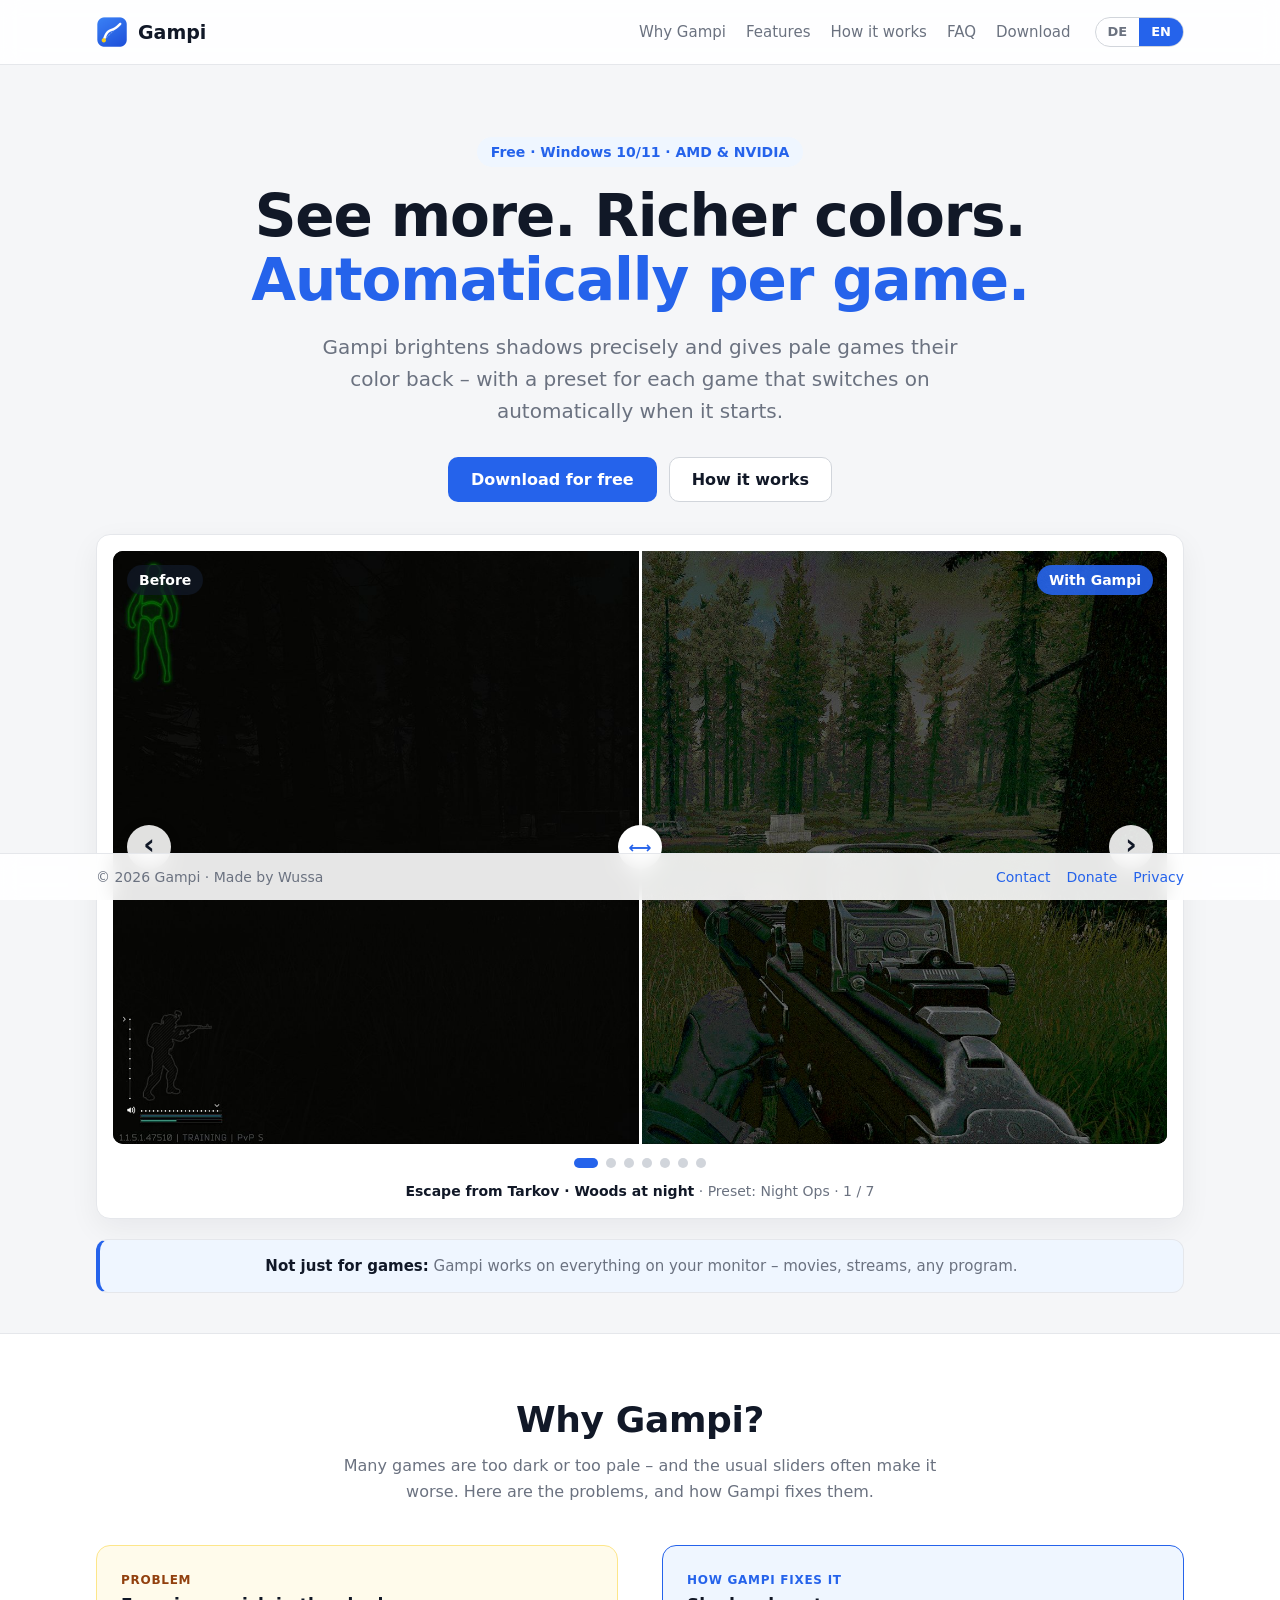
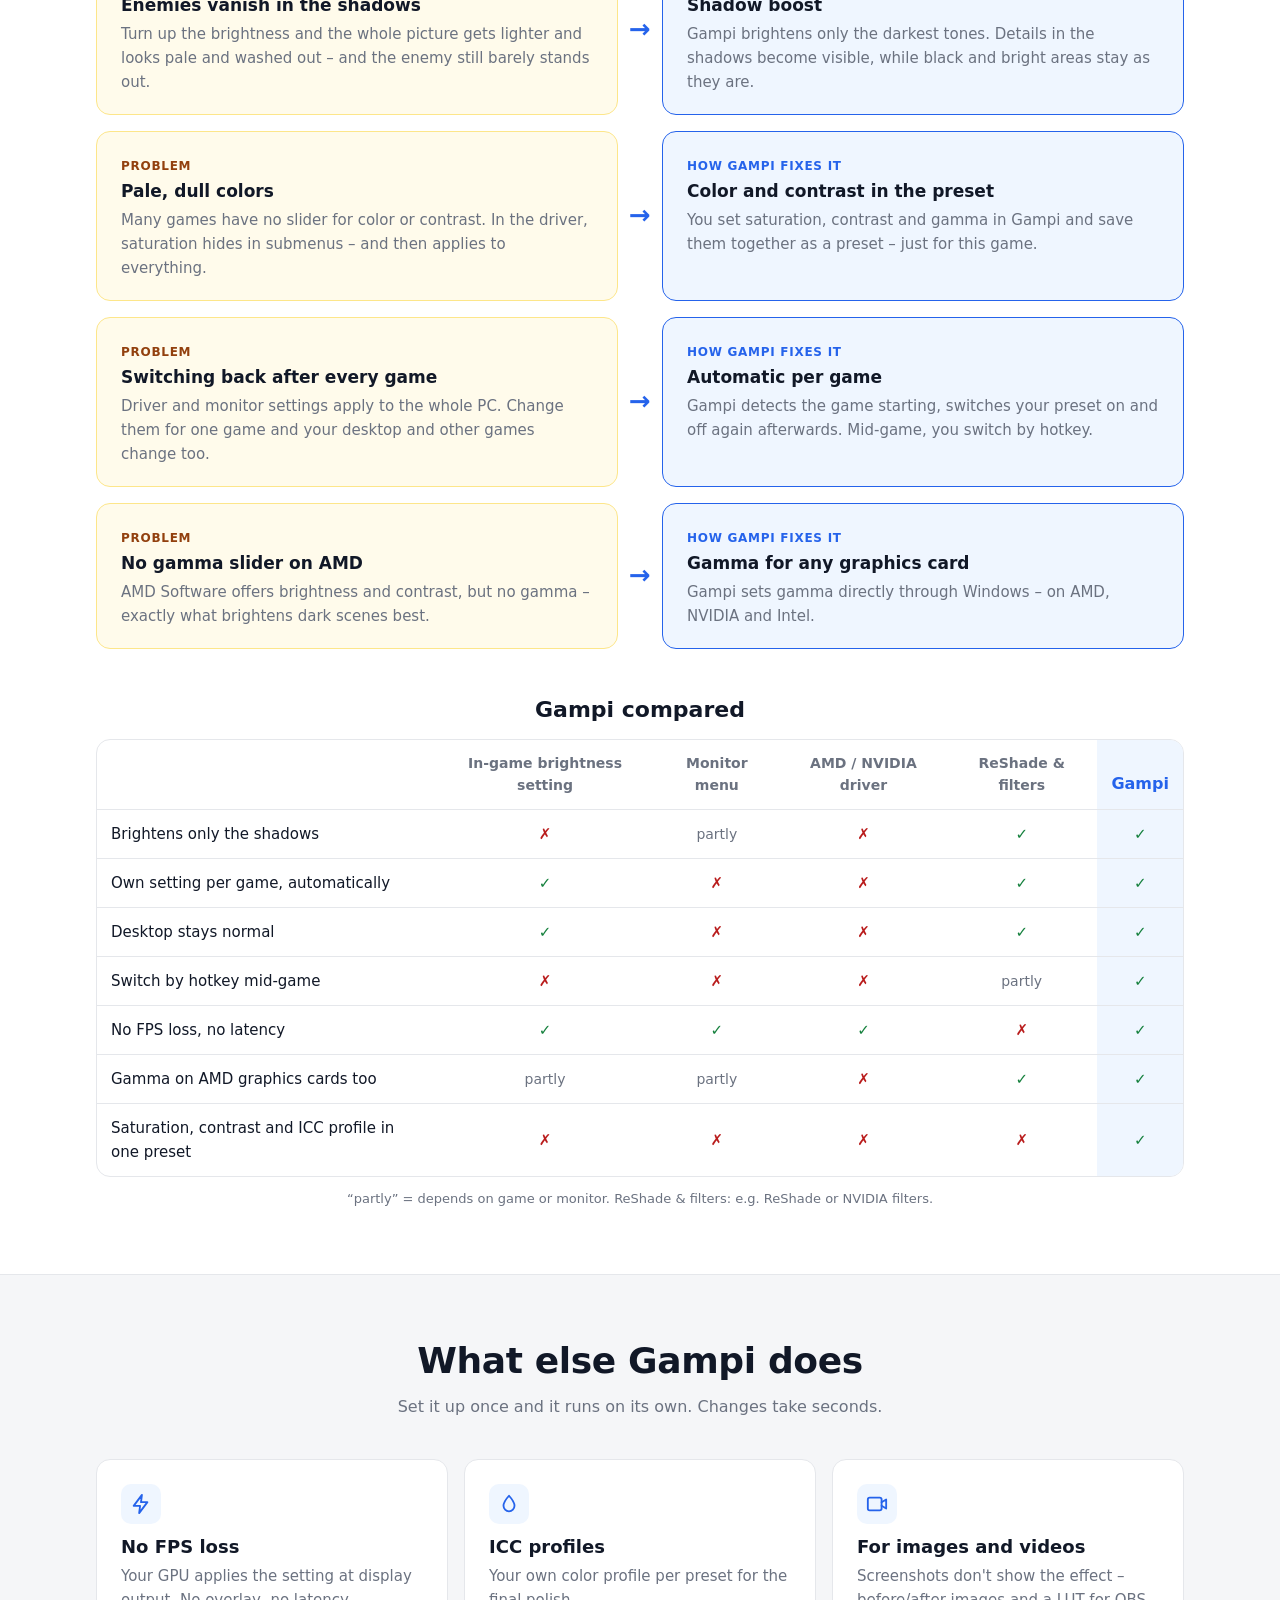
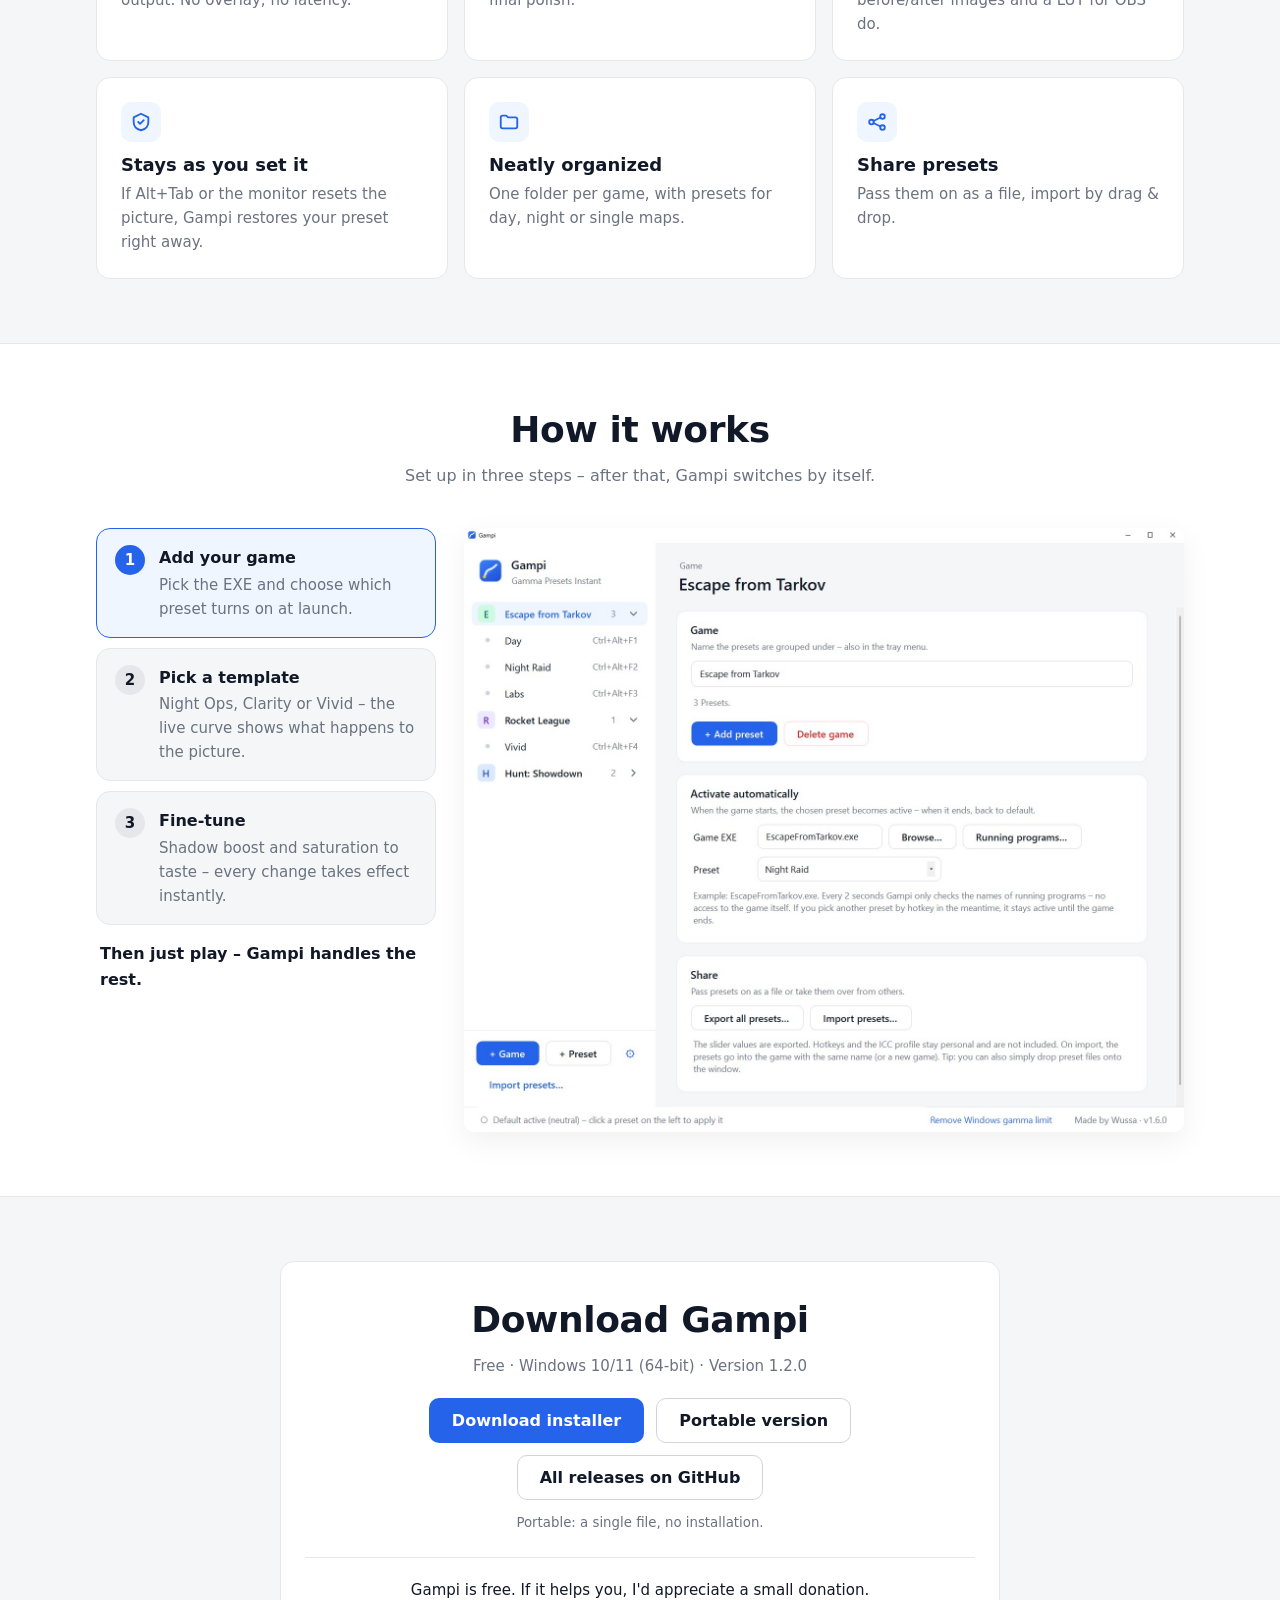
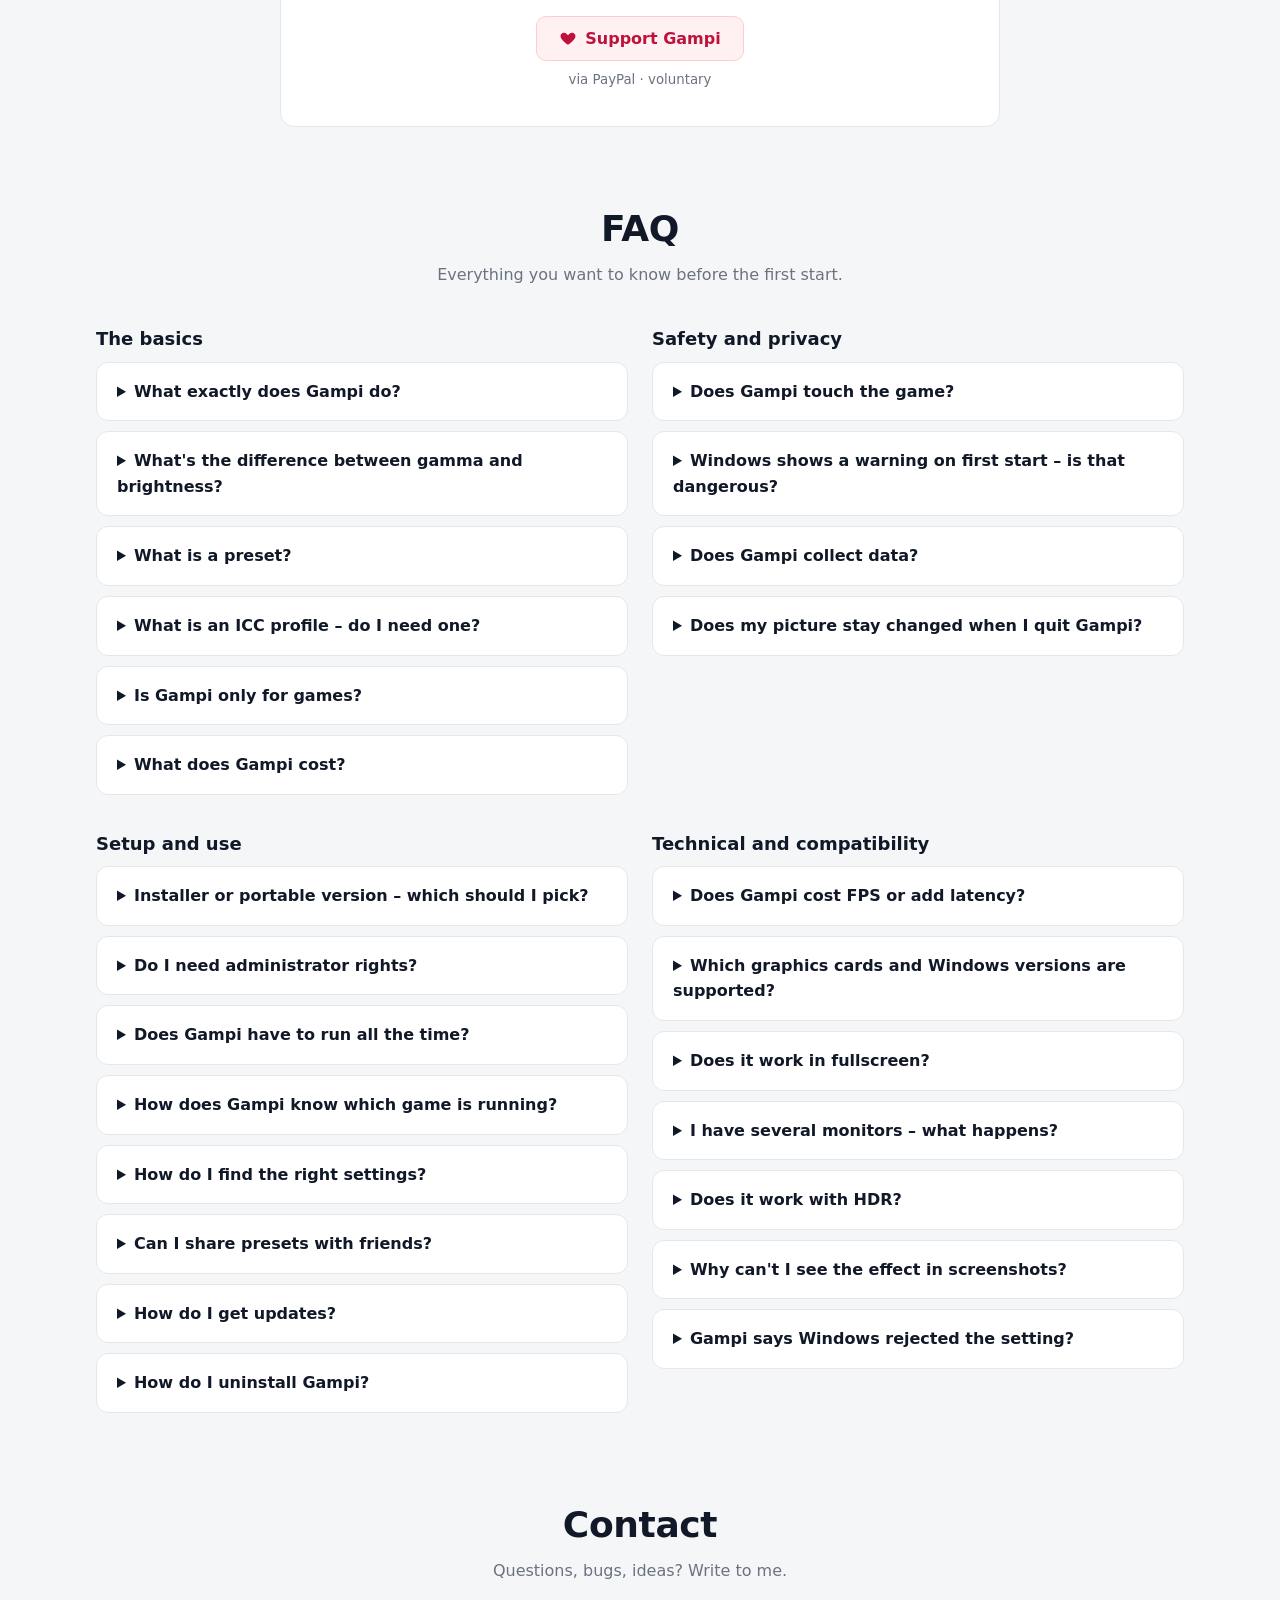
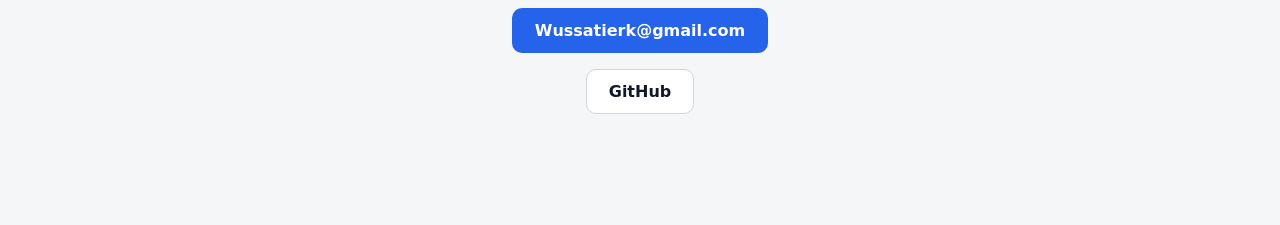
<file: index.html>
<!doctype html>
<html lang="de" data-lang="de">
<head>
  <meta charset="utf-8">
  <meta name="viewport" content="width=device-width, initial-scale=1">
  <title>Gampi – Mehr sehen, kräftigere Farben. Automatisch pro Spiel</title>
  <meta name="description" content="Gampi stellt Gamma, Kontrast und Farben deines Monitors für jedes Spiel ein und schaltet beim Spielstart automatisch um. Kostenlos für Windows 10/11.">
  <meta name="theme-color" content="#2563eb">
  <meta name="color-scheme" content="light">
  <!-- Bestätigung für die Google Search Console – nicht entfernen -->
  <meta name="google-site-verification" content="lD9xdQe3F1hY1q7jcQ7phzjHryVgnQUaf_U3EX15034">

  <!-- Social-Media-Vorschau -->
  <meta property="og:type" content="website">
  <meta property="og:site_name" content="Gampi">
  <meta property="og:title" content="Gampi – See more. Richer colors. Automatically per game.">
  <meta property="og:description" content="Gampi tunes your monitor's gamma, contrast and colors for each game and switches automatically when the game starts. Free for Windows.">
  <link rel="canonical" href="https://wussatier.github.io/gampi/">
  <meta property="og:url" content="https://wussatier.github.io/gampi/">
  <!-- Vollständige Adresse: Discord, Reddit & Co. laden relative Bildpfade nicht -->
  <meta property="og:image" content="https://wussatier.github.io/gampi/assets/img/og-image.jpg">
  <meta property="og:image:alt" content="Gampi – vorher/nachher in Escape from Tarkov / before and after in Escape from Tarkov">
  <meta property="og:image:width" content="1200">
  <meta property="og:image:height" content="630">
  <meta name="twitter:card" content="summary_large_image">
  <meta name="twitter:image" content="https://wussatier.github.io/gampi/assets/img/og-image.jpg">

  <!-- Icons -->
  <link rel="icon" href="favicon.ico" sizes="any">
  <link rel="icon" href="assets/img/icons/icon-192.png" type="image/png">
  <link rel="apple-touch-icon" href="assets/img/icons/apple-touch-icon.png">
  <link rel="manifest" href="site.webmanifest">

  <!-- Styles -->
  <link rel="stylesheet" href="assets/css/base.css">
  <link rel="stylesheet" href="assets/css/layout.css">
  <link rel="stylesheet" href="assets/css/components.css">

  <!-- Strukturierte Daten für Suchmaschinen -->
  <script type="application/ld+json">
  {
    "@context": "https://schema.org",
    "@type": "SoftwareApplication",
    "name": "Gampi",
    "alternateName": "Gamma Presets Instant",
    "operatingSystem": "Windows 10, Windows 11",
    "applicationCategory": "UtilitiesApplication",
    "url": "https://wussatier.github.io/gampi/",
    "downloadUrl": "https://github.com/Wussatier/gampi/releases/latest",
    "image": "https://wussatier.github.io/gampi/assets/img/og-image.jpg",
    "description": "Per-game gamma, contrast, saturation and shadow boost presets for Windows, switching automatically when a game starts.",
    "offers": { "@type": "Offer", "price": "0", "priceCurrency": "EUR" },
    "author": { "@type": "Person", "name": "Wussa" }
  }
  </script>

  <!-- Skripte: defer = laden parallel, laufen nach dem HTML in dieser Reihenfolge -->
  <script src="assets/js/config.js" defer></script>
  <script src="assets/js/slides.js" defer></script>
  <script src="assets/js/i18n.js" defer></script>
  <script src="assets/js/gampi-filter.js" defer></script>
  <script src="assets/js/compare-slider.js" defer></script>
  <script src="assets/js/carousel.js" defer></script>
  <script src="assets/js/showcase.js" defer></script>
  <script src="assets/js/main.js" defer></script>
</head>
<body data-title-de="Gampi – Mehr sehen, kräftigere Farben. Automatisch pro Spiel"
      data-title-en="Gampi – See more, richer colors. Automatically per game">

<a class="skip-link" href="#main"><span lang="de">Zum Inhalt springen</span><span lang="en">Skip to content</span></a>

<header class="site-header">
  <div class="container site-header__inner">
    <a class="brand" href="#top" aria-label="Gampi">
      <img src="assets/img/icons/logo.png" alt="" width="32" height="32">Gampi
    </a>
    <nav class="site-nav" aria-label="Hauptnavigation">
      <a href="#why"><span lang="de">Warum Gampi</span><span lang="en">Why Gampi</span></a>
      <a href="#features"><span lang="de">Funktionen</span><span lang="en">Features</span></a>
      <a href="#how"><span lang="de">So geht's</span><span lang="en">How it works</span></a>
      <a href="#faq">FAQ</a>
      <a href="#download">Download</a>
    </nav>
    <div class="lang-switch" role="group" aria-label="Sprache / Language">
      <button type="button" data-set-lang="de" aria-pressed="true">DE</button>
      <button type="button" data-set-lang="en" aria-pressed="false">EN</button>
    </div>
  </div>
</header>

<main id="main">
  <span id="top"></span>

  <!-- ===== Hero: was es ist ===== -->
  <section class="hero" aria-labelledby="hero-title">
    <div class="container">
      <span class="pill"><span lang="de">Kostenlos · Windows 10/11 · AMD &amp; NVIDIA</span><span lang="en">Free · Windows 10/11 · AMD &amp; NVIDIA</span></span>
      <h1 class="hero__title" id="hero-title">
        <span lang="de">Mehr sehen. Kräftigere Farben.<br><span class="accent">Automatisch pro Spiel.</span></span>
        <span lang="en">See more. Richer colors.<br><span class="accent">Automatically per game.</span></span>
      </h1>
      <p class="hero__lead">
        <span lang="de">Gampi hellt Schatten gezielt auf und gibt blassen Spielen Farbe – mit einem eigenen Preset pro Spiel, das sich beim Start automatisch einschaltet.</span>
        <span lang="en">Gampi brightens shadows precisely and gives pale games their color back – with a preset for each game that switches on automatically when it starts.</span>
      </p>
      <div class="hero__actions">
        <a class="btn btn--primary" href="#download"><span lang="de">Kostenlos herunterladen</span><span lang="en">Download for free</span></a>
        <a class="btn btn--secondary" href="#how"><span lang="de">So funktioniert's</span><span lang="en">How it works</span></a>
      </div>

      <!-- Vorher/Nachher-Karussell – Inhalte in assets/js/slides.js -->
      <figure class="carousel" id="carousel" aria-roledescription="carousel" aria-label="Vorher/Nachher / Before/after">
        <div class="compare" role="slider" tabindex="0"
             aria-label="Vorher/Nachher-Regler / Before/after slider"
             aria-valuemin="0" aria-valuemax="100" aria-valuenow="50">
          <svg class="compare__layer" viewBox="0 0 1600 900" preserveAspectRatio="xMidYMid slice" aria-hidden="true">
            <image class="compare__before" width="1600" height="900" preserveAspectRatio="xMidYMid slice"/>
          </svg>
          <svg class="compare__layer compare__layer--after" viewBox="0 0 1600 900" preserveAspectRatio="xMidYMid slice" aria-hidden="true">
            <image class="compare__after" width="1600" height="900" preserveAspectRatio="xMidYMid slice"/>
          </svg>
          <div class="compare__divider"></div>
          <div class="compare__handle" aria-hidden="true">⟷</div>
          <span class="compare__tag compare__tag--before"><span lang="de">Vorher</span><span lang="en">Before</span></span>
          <span class="compare__tag compare__tag--after"><span lang="de">Mit Gampi</span><span lang="en">With Gampi</span></span>
          <button type="button" class="carousel__nav carousel__nav--prev" hidden aria-label="Zurück / Previous">‹</button>
          <button type="button" class="carousel__nav carousel__nav--next" hidden aria-label="Weiter / Next">›</button>
        </div>
        <div class="carousel__dots" hidden></div>
        <figcaption class="carousel__caption" aria-live="polite"></figcaption>
      </figure>

      <p class="callout">
        <span lang="de"><strong>Nicht nur für Spiele:</strong> Gampi wirkt auf alles auf deinem Monitor – Filme, Streams, jedes Programm.</span>
        <span lang="en"><strong>Not just for games:</strong> Gampi works on everything on your monitor – movies, streams, any program.</span>
      </p>
    </div>
  </section>

  <!-- ===== Warum: Problem → Lösung, Vergleich ===== -->
  <section class="section section--alt" id="why" aria-labelledby="why-title">
    <div class="container">
      <h2 class="section__title" id="why-title"><span lang="de">Warum Gampi?</span><span lang="en">Why Gampi?</span></h2>
      <p class="section__lead">
        <span lang="de">Viele Spiele sind zu dunkel oder zu blass – und die üblichen Regler machen es oft schlimmer. Das sind die Probleme, und so löst Gampi sie.</span>
        <span lang="en">Many games are too dark or too pale – and the usual sliders often make it worse. Here are the problems, and how Gampi fixes them.</span>
      </p>

      <div class="fixes">
        <div class="fix">
          <div class="fix__problem">
            <span class="fix__label"><span lang="de">Problem</span><span lang="en">Problem</span></span>
            <h3><span lang="de">Gegner verschwinden im Schatten</span><span lang="en">Enemies vanish in the shadows</span></h3>
            <p><span lang="de">Drehst du die Helligkeit hoch, wird das ganze Bild heller und wirkt blass und milchig – und der Gegner hebt sich trotzdem kaum ab.</span><span lang="en">Turn up the brightness and the whole picture gets lighter and looks pale and washed out – and the enemy still barely stands out.</span></p>
          </div>
          <div class="fix__arrow" aria-hidden="true">→</div>
          <div class="fix__solution">
            <span class="fix__label"><span lang="de">So löst es Gampi</span><span lang="en">How Gampi fixes it</span></span>
            <h3><span lang="de">Schatten-Boost</span><span lang="en">Shadow boost</span></h3>
            <p><span lang="de">Gampi hellt nur die dunkelsten Töne auf. Details im Schatten werden sichtbar, Schwarz und helle Bereiche bleiben, wie sie sind.</span><span lang="en">Gampi brightens only the darkest tones. Details in the shadows become visible, while black and bright areas stay as they are.</span></p>
          </div>
        </div>

        <div class="fix">
          <div class="fix__problem">
            <span class="fix__label"><span lang="de">Problem</span><span lang="en">Problem</span></span>
            <h3><span lang="de">Blasse, flaue Farben</span><span lang="en">Pale, dull colors</span></h3>
            <p><span lang="de">Viele Spiele haben keinen Regler für Farbe oder Kontrast. Im Treiber steckt die Sättigung in Untermenüs – und gilt dann für alles.</span><span lang="en">Many games have no slider for color or contrast. In the driver, saturation hides in submenus – and then applies to everything.</span></p>
          </div>
          <div class="fix__arrow" aria-hidden="true">→</div>
          <div class="fix__solution">
            <span class="fix__label"><span lang="de">So löst es Gampi</span><span lang="en">How Gampi fixes it</span></span>
            <h3><span lang="de">Farbe und Kontrast im Preset</span><span lang="en">Color and contrast in the preset</span></h3>
            <p><span lang="de">Sättigung, Kontrast und Gamma stellst du in Gampi ein und speicherst sie zusammen als Preset – nur für dieses Spiel.</span><span lang="en">You set saturation, contrast and gamma in Gampi and save them together as a preset – just for this game.</span></p>
          </div>
        </div>

        <div class="fix">
          <div class="fix__problem">
            <span class="fix__label"><span lang="de">Problem</span><span lang="en">Problem</span></span>
            <h3><span lang="de">Nach jedem Spiel zurückstellen</span><span lang="en">Switching back after every game</span></h3>
            <p><span lang="de">Treiber- und Monitor-Einstellungen gelten für den ganzen PC. Änderst du sie für ein Spiel, sind Desktop und andere Spiele mit verstellt.</span><span lang="en">Driver and monitor settings apply to the whole PC. Change them for one game and your desktop and other games change too.</span></p>
          </div>
          <div class="fix__arrow" aria-hidden="true">→</div>
          <div class="fix__solution">
            <span class="fix__label"><span lang="de">So löst es Gampi</span><span lang="en">How Gampi fixes it</span></span>
            <h3><span lang="de">Automatisch pro Spiel</span><span lang="en">Automatic per game</span></h3>
            <p><span lang="de">Gampi erkennt den Spielstart, schaltet dein Preset ein und danach wieder aus. Mitten im Spiel wechselst du per Hotkey.</span><span lang="en">Gampi detects the game starting, switches your preset on and off again afterwards. Mid-game, you switch by hotkey.</span></p>
          </div>
        </div>

        <div class="fix">
          <div class="fix__problem">
            <span class="fix__label"><span lang="de">Problem</span><span lang="en">Problem</span></span>
            <h3><span lang="de">Kein Gamma-Regler bei AMD</span><span lang="en">No gamma slider on AMD</span></h3>
            <p><span lang="de">AMD Software bietet Helligkeit und Kontrast, aber kein Gamma – genau das, was dunkle Szenen am besten aufhellt.</span><span lang="en">AMD Software offers brightness and contrast, but no gamma – exactly what brightens dark scenes best.</span></p>
          </div>
          <div class="fix__arrow" aria-hidden="true">→</div>
          <div class="fix__solution">
            <span class="fix__label"><span lang="de">So löst es Gampi</span><span lang="en">How Gampi fixes it</span></span>
            <h3><span lang="de">Gamma für jede Grafikkarte</span><span lang="en">Gamma for any graphics card</span></h3>
            <p><span lang="de">Gampi stellt Gamma direkt über Windows ein – mit AMD, NVIDIA und Intel.</span><span lang="en">Gampi sets gamma directly through Windows – on AMD, NVIDIA and Intel.</span></p>
          </div>
        </div>
      </div>

      <h3 class="section__subtitle"><span lang="de">Gampi im Vergleich</span><span lang="en">Gampi compared</span></h3>
      <div class="versus" role="region" aria-label="Vergleich / Comparison" tabindex="0">
        <table class="versus__table">
          <thead>
            <tr>
              <td></td>
              <th scope="col"><span lang="de">Helligkeits&shy;einstellung im Spiel</span><span lang="en">In-game brightness setting</span></th>
              <th scope="col"><span lang="de">Monitor-Menü</span><span lang="en">Monitor menu</span></th>
              <th scope="col"><span lang="de">AMD- / NVIDIA-Treiber</span><span lang="en">AMD / NVIDIA driver</span></th>
              <th scope="col"><span lang="de">ReShade &amp; Filter</span><span lang="en">ReShade &amp; filters</span></th>
              <th scope="col" class="versus__gampi">Gampi</th>
            </tr>
          </thead>
          <tbody>
            <tr>
              <th scope="row"><span lang="de">Hellt nur die Schatten auf</span><span lang="en">Brightens only the shadows</span></th>
              <td class="no">✗</td>
              <td class="some"><span lang="de">teils</span><span lang="en">partly</span></td>
              <td class="no">✗</td>
              <td class="yes">✓</td>
              <td class="yes versus__gampi">✓</td>
            </tr>
            <tr>
              <th scope="row"><span lang="de">Eigene Einstellung pro Spiel, automatisch</span><span lang="en">Own setting per game, automatically</span></th>
              <td class="yes">✓</td>
              <td class="no">✗</td>
              <td class="no">✗</td>
              <td class="yes">✓</td>
              <td class="yes versus__gampi">✓</td>
            </tr>
            <tr>
              <th scope="row"><span lang="de">Desktop bleibt normal</span><span lang="en">Desktop stays normal</span></th>
              <td class="yes">✓</td>
              <td class="no">✗</td>
              <td class="no">✗</td>
              <td class="yes">✓</td>
              <td class="yes versus__gampi">✓</td>
            </tr>
            <tr>
              <th scope="row"><span lang="de">Wechsel per Hotkey mitten im Spiel</span><span lang="en">Switch by hotkey mid-game</span></th>
              <td class="no">✗</td>
              <td class="no">✗</td>
              <td class="no">✗</td>
              <td class="some"><span lang="de">teils</span><span lang="en">partly</span></td>
              <td class="yes versus__gampi">✓</td>
            </tr>
            <tr>
              <th scope="row"><span lang="de">Kein FPS-Verlust, keine Latenz</span><span lang="en">No FPS loss, no latency</span></th>
              <td class="yes">✓</td>
              <td class="yes">✓</td>
              <td class="yes">✓</td>
              <td class="no">✗</td>
              <td class="yes versus__gampi">✓</td>
            </tr>
            <tr>
              <th scope="row"><span lang="de">Gamma auch mit AMD-Grafikkarte</span><span lang="en">Gamma on AMD graphics cards too</span></th>
              <td class="some"><span lang="de">teils</span><span lang="en">partly</span></td>
              <td class="some"><span lang="de">teils</span><span lang="en">partly</span></td>
              <td class="no">✗</td>
              <td class="yes">✓</td>
              <td class="yes versus__gampi">✓</td>
            </tr>
            <tr>
              <th scope="row"><span lang="de">Sättigung, Kontrast und ICC-Profil in einem Preset</span><span lang="en">Saturation, contrast and ICC profile in one preset</span></th>
              <td class="no">✗</td>
              <td class="no">✗</td>
              <td class="no">✗</td>
              <td class="no">✗</td>
              <td class="yes versus__gampi">✓</td>
            </tr>
          </tbody>
        </table>
      </div>
      <p class="versus__footnote">
        <span lang="de">„teils“ = je nach Spiel oder Monitor. ReShade &amp; Filter: z. B. ReShade oder NVIDIA-Filter.</span>
        <span lang="en">“partly” = depends on game or monitor. ReShade &amp; filters: e.g. ReShade or NVIDIA filters.</span>
      </p>
    </div>
  </section>

  <!-- ===== Funktionen (was nicht schon oben steht) ===== -->
  <section class="section" id="features" aria-labelledby="features-title">
    <div class="container">
      <h2 class="section__title" id="features-title"><span lang="de">Was Gampi noch kann</span><span lang="en">What else Gampi does</span></h2>
      <p class="section__lead">
        <span lang="de">Einmal einstellen, danach läuft alles von allein. Änderungen dauern Sekunden.</span>
        <span lang="en">Set it up once and it runs on its own. Changes take seconds.</span>
      </p>
      <div class="grid">
        <article class="card">
          <div class="card__icon" aria-hidden="true"><svg viewBox="0 0 24 24" fill="none" stroke="currentColor" stroke-width="2" stroke-linecap="round" stroke-linejoin="round"><path d="M13 2 4 14h7l-1 8 9-12h-7z"/></svg></div>
          <h3><span lang="de">Kein FPS-Verlust</span><span lang="en">No FPS loss</span></h3>
          <p><span lang="de">Die Grafikkarte wendet die Einstellung bei der Ausgabe an. Kein Overlay, keine Latenz.</span><span lang="en">Your GPU applies the setting at display output. No overlay, no latency.</span></p>
        </article>
        <article class="card">
          <div class="card__icon" aria-hidden="true"><svg viewBox="0 0 24 24" fill="none" stroke="currentColor" stroke-width="2" stroke-linecap="round" stroke-linejoin="round"><path d="M12 3s6 6.5 6 11a6 6 0 0 1-12 0c0-4.5 6-11 6-11z"/></svg></div>
          <h3><span lang="de">ICC-Profile</span><span lang="en">ICC profiles</span></h3>
          <p><span lang="de">Ein eigenes Farbprofil pro Preset für den letzten Feinschliff.</span><span lang="en">Your own color profile per preset for the final polish.</span></p>
        </article>
        <article class="card">
          <div class="card__icon" aria-hidden="true"><svg viewBox="0 0 24 24" fill="none" stroke="currentColor" stroke-width="2" stroke-linecap="round" stroke-linejoin="round"><rect x="2" y="5" width="15" height="14" rx="2"/><path d="m17 10 5-3v10l-5-3"/></svg></div>
          <h3><span lang="de">Für Bilder und Videos</span><span lang="en">For images and videos</span></h3>
          <p><span lang="de">Screenshots zeigen den Effekt nicht – Vorher/Nachher-Bilder und eine LUT für OBS schon.</span><span lang="en">Screenshots don't show the effect – before/after images and a LUT for OBS do.</span></p>
        </article>
        <article class="card">
          <div class="card__icon" aria-hidden="true"><svg viewBox="0 0 24 24" fill="none" stroke="currentColor" stroke-width="2" stroke-linecap="round" stroke-linejoin="round"><path d="M12 3l8 4v5c0 5-3.5 8-8 9-4.5-1-8-4-8-9V7z"/><path d="M9 12l2 2 4-4"/></svg></div>
          <h3><span lang="de">Bleibt, wie eingestellt</span><span lang="en">Stays as you set it</span></h3>
          <p><span lang="de">Setzen Alt+Tab oder der Monitor das Bild zurück, stellt Gampi dein Preset sofort wieder her.</span><span lang="en">If Alt+Tab or the monitor resets the picture, Gampi restores your preset right away.</span></p>
        </article>
        <article class="card">
          <div class="card__icon" aria-hidden="true"><svg viewBox="0 0 24 24" fill="none" stroke="currentColor" stroke-width="2" stroke-linecap="round" stroke-linejoin="round"><path d="M3 7a2 2 0 0 1 2-2h4l2 2h8a2 2 0 0 1 2 2v8a2 2 0 0 1-2 2H5a2 2 0 0 1-2-2z"/></svg></div>
          <h3><span lang="de">Übersichtlich sortiert</span><span lang="en">Neatly organized</span></h3>
          <p><span lang="de">Ein Ordner pro Spiel, darin Presets für Tag, Nacht oder einzelne Karten.</span><span lang="en">One folder per game, with presets for day, night or single maps.</span></p>
        </article>
        <article class="card">
          <div class="card__icon" aria-hidden="true"><svg viewBox="0 0 24 24" fill="none" stroke="currentColor" stroke-width="2" stroke-linecap="round" stroke-linejoin="round"><circle cx="6" cy="12" r="2.5"/><circle cx="18" cy="6" r="2.5"/><circle cx="18" cy="18" r="2.5"/><path d="M8.2 10.9 15.8 7.1M8.2 13.1l7.6 3.8"/></svg></div>
          <h3><span lang="de">Presets teilen</span><span lang="en">Share presets</span></h3>
          <p><span lang="de">Als Datei weitergeben, per Drag &amp; Drop importieren.</span><span lang="en">Pass them on as a file, import by drag &amp; drop.</span></p>
        </article>
      </div>
    </div>
  </section>

  <!-- ===== So geht's: drei Schritte mit Screenshots der App (Bilder in assets/img/app/) ===== -->
  <section class="section section--alt" id="how" aria-labelledby="how-title">
    <div class="container">
      <h2 class="section__title" id="how-title"><span lang="de">So funktioniert's</span><span lang="en">How it works</span></h2>
      <p class="section__lead">
        <span lang="de">In drei Schritten eingerichtet – danach schaltet Gampi von selbst um.</span>
        <span lang="en">Set up in three steps – after that, Gampi switches by itself.</span>
      </p>
      <div class="showcase" data-showcase>
        <div class="showcase__tabs" role="tablist" aria-label="Schritte / Steps">
          <button type="button" class="showcase__tab" role="tab" id="step-tab-1" aria-controls="step-panel-1" aria-selected="true">
            <span class="showcase__num">1</span>
            <span class="showcase__text">
              <strong><span lang="de">Spiel anlegen</span><span lang="en">Add your game</span></strong>
              <span lang="de">EXE wählen und festlegen, welches Preset beim Start aktiv wird.</span><span lang="en">Pick the EXE and choose which preset turns on at launch.</span>
            </span>
          </button>
          <button type="button" class="showcase__tab" role="tab" id="step-tab-2" aria-controls="step-panel-2" aria-selected="false" tabindex="-1">
            <span class="showcase__num">2</span>
            <span class="showcase__text">
              <strong><span lang="de">Vorlage wählen</span><span lang="en">Pick a template</span></strong>
              <span lang="de">Night Ops, Clarity oder Vivid – die Live-Kurve zeigt, was mit dem Bild passiert.</span><span lang="en">Night Ops, Clarity or Vivid – the live curve shows what happens to the picture.</span>
            </span>
          </button>
          <button type="button" class="showcase__tab" role="tab" id="step-tab-3" aria-controls="step-panel-3" aria-selected="false" tabindex="-1">
            <span class="showcase__num">3</span>
            <span class="showcase__text">
              <strong><span lang="de">Feinjustieren</span><span lang="en">Fine-tune</span></strong>
              <span lang="de">Schatten-Boost und Sättigung nach Geschmack – jede Änderung wirkt sofort.</span><span lang="en">Shadow boost and saturation to taste – every change takes effect instantly.</span>
            </span>
          </button>
          <p class="showcase__done"><span lang="de">Dann einfach spielen – den Rest erledigt Gampi.</span><span lang="en">Then just play – Gampi handles the rest.</span></p>
        </div>
        <div class="showcase__panel" role="tabpanel" id="step-panel-1" aria-labelledby="step-tab-1">
          <img lang="de" src="assets/img/app/spiel-de.jpg" width="1466" height="1230" loading="lazy" alt="Gampi: Spiel mit EXE und automatisch aktivem Preset">
          <img lang="en" src="assets/img/app/spiel-en.jpg" width="1466" height="1230" loading="lazy" alt="Gampi: game with EXE and automatically activated preset">
        </div>
        <div class="showcase__panel" role="tabpanel" id="step-panel-2" aria-labelledby="step-tab-2" hidden>
          <img lang="de" src="assets/img/app/preset-de.jpg" width="1466" height="1230" loading="lazy" alt="Gampi: Preset mit Vorlage und Live-Kurve">
          <img lang="en" src="assets/img/app/preset-en.jpg" width="1466" height="1230" loading="lazy" alt="Gampi: preset with template and live curve">
        </div>
        <div class="showcase__panel" role="tabpanel" id="step-panel-3" aria-labelledby="step-tab-3" hidden>
          <img lang="de" src="assets/img/app/regler-de.jpg" width="1466" height="1230" loading="lazy" alt="Gampi: Regler für Schatten-Boost und Sättigung">
          <img lang="en" src="assets/img/app/regler-en.jpg" width="1466" height="1230" loading="lazy" alt="Gampi: sliders for shadow boost and saturation">
        </div>
      </div>
    </div>
  </section>

  <!-- ===== Download ===== -->
  <section class="section download" id="download" aria-labelledby="download-title">
    <div class="container">
      <div class="card">
        <h2 class="section__title" id="download-title"><span lang="de">Gampi herunterladen</span><span lang="en">Download Gampi</span></h2>
        <p class="download__meta">
          <span lang="de">Kostenlos · Windows 10/11 (64 Bit) · Version <span data-version></span></span>
          <span lang="en">Free · Windows 10/11 (64-bit) · Version <span data-version></span></span>
        </p>
        <div class="download__actions">
          <a class="btn btn--primary" href="https://github.com/Wussatier/gampi/releases/latest/download/Gampi-Setup.exe" rel="noopener"><span lang="de">Installer herunterladen</span><span lang="en">Download installer</span></a>
          <a class="btn btn--secondary" href="https://github.com/Wussatier/gampi/releases/latest/download/Gampi-portable.exe" rel="noopener"><span lang="de">Portable Version</span><span lang="en">Portable version</span></a>
          <a class="btn btn--secondary" href="https://github.com/Wussatier/gampi/releases" rel="noopener"><span lang="de">Alle Versionen auf GitHub</span><span lang="en">All releases on GitHub</span></a>
        </div>
        <small><span lang="de">Portable: eine einzelne Datei, ohne Installation.</span><span lang="en">Portable: a single file, no installation.</span></small>

        <!-- Spende: eigener Button statt PayPal-Logo (passt zum Design, keine Markenvorgaben) -->
        <div class="donate">
          <p class="donate__text">
            <span lang="de">Gampi ist kostenlos. Wenn es dir hilft, freue ich mich über eine kleine Spende.</span>
            <span lang="en">Gampi is free. If it helps you, I'd appreciate a small donation.</span>
          </p>
          <a class="btn btn--donate" href="https://paypal.me/Wussak" target="_blank" rel="noopener">
            <svg viewBox="0 0 24 24" width="18" height="18" aria-hidden="true"><path fill="currentColor" d="M12 21s-7.5-4.6-9.5-9.3C1.1 8.3 3.2 5 6.6 5c2 0 3.6 1.1 4.4 2.6h2C13.8 6.1 15.4 5 17.4 5c3.4 0 5.5 3.3 4.1 6.7C19.5 16.4 12 21 12 21z"/></svg>
            <span lang="de">Gampi unterstützen</span><span lang="en">Support Gampi</span>
          </a>
          <small><span lang="de">über PayPal · freiwillig</span><span lang="en">via PayPal · voluntary</span></small>
        </div>
      </div>
    </div>
  </section>

  <!-- ===== FAQ: Fragen von jemandem, der Gampi zum ersten Mal sieht ===== -->
  <section class="section section--tight faq" id="faq" aria-labelledby="faq-title">
    <div class="container">
      <h2 class="section__title" id="faq-title">FAQ</h2>
      <p class="section__lead">
        <span lang="de">Alles, was du vor dem ersten Start wissen willst.</span>
        <span lang="en">Everything you want to know before the first start.</span>
      </p>
      <div class="faq__groups">

        <div class="faq__group">
          <h3 class="faq__heading"><span lang="de">Grundlagen</span><span lang="en">The basics</span></h3>
          <details>
            <summary><span lang="de">Was macht Gampi genau?</span><span lang="en">What exactly does Gampi do?</span></summary>
            <p><span lang="de">Gampi ist ein kleines Windows-Programm, das das Bild deines Monitors anpasst: Gamma, Helligkeit, Kontrast und Sättigung. Die Einstellungen speicherst du als Preset pro Spiel, und Gampi schaltet sie beim Spielstart automatisch ein und danach wieder aus.</span><span lang="en">Gampi is a small Windows program that adjusts your monitor's picture: gamma, brightness, contrast and saturation. You save the settings as a preset per game, and Gampi switches them on automatically when the game starts and off again afterwards.</span></p>
          </details>
          <details>
            <summary><span lang="de">Was ist der Unterschied zwischen Gamma und Helligkeit?</span><span lang="en">What's the difference between gamma and brightness?</span></summary>
            <p><span lang="de">Helligkeit macht alle Bereiche gleich viel heller – das Bild wirkt dadurch schnell blass. Gamma hellt vor allem die dunklen und mittleren Töne auf, helle Bereiche bleiben fast gleich. Der Schatten-Boost von Gampi geht noch weiter und hebt nur die dunkelsten Stellen an.</span><span lang="en">Brightness makes all areas equally lighter – which quickly makes the picture look pale. Gamma mainly lifts the dark and middle tones, while bright areas stay almost the same. Gampi's shadow boost goes further and lifts only the darkest spots.</span></p>
          </details>
          <details>
            <summary><span lang="de">Was ist ein Preset?</span><span lang="en">What is a preset?</span></summary>
            <p><span lang="de">Eine gespeicherte Kombination aus allen Einstellungen, zum Beispiel „Nacht“ oder „Labs“. Pro Spiel kannst du beliebig viele anlegen und per Hotkey oder Klick wechseln.</span><span lang="en">A saved combination of all settings, for example “Night” or “Labs”. You can create as many per game as you like and switch by hotkey or click.</span></p>
          </details>
          <details>
            <summary><span lang="de">Was ist ein ICC-Profil – brauche ich das?</span><span lang="en">What is an ICC profile – do I need one?</span></summary>
            <p><span lang="de">Ein ICC-Profil ist eine Datei, die beschreibt, wie dein Monitor Farben darstellt – oft vom Hersteller oder aus einer Kalibrierung. Das ist optional: Die meisten kommen ohne aus. Wer eins hat, kann es einem Preset zuordnen.</span><span lang="en">An ICC profile is a file that describes how your monitor displays colors – often from the manufacturer or a calibration. It's optional: most people don't need one. If you have one, you can assign it to a preset.</span></p>
          </details>
          <details>
            <summary><span lang="de">Ist Gampi nur für Spiele?</span><span lang="en">Is Gampi only for games?</span></summary>
            <p><span lang="de">Nein. Die Einstellungen wirken auf alles, was dein Monitor zeigt. Du kannst statt eines Spiels jedes Programm anlegen, etwa einen Videoplayer oder den Browser.</span><span lang="en">No. The settings apply to everything your monitor shows. Instead of a game, you can add any program, such as a video player or the browser.</span></p>
          </details>
          <details>
            <summary><span lang="de">Was kostet Gampi?</span><span lang="en">What does Gampi cost?</span></summary>
            <p><span lang="de">Nichts. Kein Abo, kein Konto, keine Werbung. Wer möchte, kann die Entwicklung mit einer freiwilligen <a href="https://paypal.me/Wussak" target="_blank" rel="noopener">Spende über PayPal</a> unterstützen.</span><span lang="en">Nothing. No subscription, no account, no ads. If you like, you can support development with a voluntary <a href="https://paypal.me/Wussak" target="_blank" rel="noopener">donation via PayPal</a>.</span></p>
          </details>
        </div>

        <div class="faq__group">
          <h3 class="faq__heading"><span lang="de">Sicherheit und Datenschutz</span><span lang="en">Safety and privacy</span></h3>
          <details>
            <summary><span lang="de">Greift Gampi ins Spiel ein?</span><span lang="en">Does Gampi touch the game?</span></summary>
            <p><span lang="de">Nein. Gampi ändert nur die Bildausgabe deiner Grafikkarte – so wie die Farbeinstellungen im Treiber oder am Monitor. Es läuft kein Code im Spiel, Gampi liest keinen Spielspeicher und zeichnet kein Overlay.</span><span lang="en">No. Gampi only changes your graphics card's display output – like the color settings in the driver or on the monitor. No code runs in the game, Gampi reads no game memory and draws no overlay.</span></p>
          </details>
          <details>
            <summary><span lang="de">Windows warnt beim ersten Start – ist das gefährlich?</span><span lang="en">Windows shows a warning on first start – is that dangerous?</span></summary>
            <p><span lang="de">Windows zeigt diese Warnung bei neuen Programmen, die noch wenig verbreitet sind. Über „Weitere Informationen“ → „Trotzdem ausführen“ startet Gampi. Lade Gampi nur über diese Seite oder GitHub herunter.</span><span lang="en">Windows shows this warning for new programs that aren't widely used yet. Click “More info” → “Run anyway” to start Gampi. Only download Gampi from this site or GitHub.</span></p>
          </details>
          <details>
            <summary><span lang="de">Sammelt Gampi Daten?</span><span lang="en">Does Gampi collect data?</span></summary>
            <p><span lang="de">Nein. Deine Presets bleiben auf deinem PC. Die einzige Verbindung ins Internet ist die Suche nach Updates bei GitHub – dabei wird nichts über dich übertragen, und du kannst sie in den Einstellungen ausschalten.</span><span lang="en">No. Your presets stay on your PC. The only internet connection is the update check on GitHub – nothing about you is sent, and you can turn it off in the settings.</span></p>
          </details>
          <details>
            <summary><span lang="de">Bleibt mein Bild verstellt, wenn ich Gampi beende?</span><span lang="en">Does my picture stay changed when I quit Gampi?</span></summary>
            <p><span lang="de">Nein. Beim Beenden, beim Abmelden und beim nächsten Start setzt Gampi alles auf Standard zurück. Sollte doch einmal etwas hängen bleiben: Gampi einfach neu starten.</span><span lang="en">No. When you quit, sign out and on the next start, Gampi resets everything to default. If something ever does stick: simply restart Gampi.</span></p>
          </details>
        </div>

        <div class="faq__group">
          <h3 class="faq__heading"><span lang="de">Einrichtung und Nutzung</span><span lang="en">Setup and use</span></h3>
          <details>
            <summary><span lang="de">Installer oder portable Version – was soll ich nehmen?</span><span lang="en">Installer or portable version – which should I pick?</span></summary>
            <p><span lang="de">Der Installer legt einen Startmenü-Eintrag an, bietet Autostart an und lässt sich über die Windows-Einstellungen deinstallieren. Die portable Version ist eine einzelne Datei ohne Installation – praktisch zum Ausprobieren. Beide können dasselbe.</span><span lang="en">The installer adds a Start menu entry, offers autostart and can be uninstalled via Windows settings. The portable version is a single file without installation – handy for trying it out. Both do the same.</span></p>
          </details>
          <details>
            <summary><span lang="de">Brauche ich Administratorrechte?</span><span lang="en">Do I need administrator rights?</span></summary>
            <p><span lang="de">Nein. Nur in zwei Sonderfällen kann Windows einmal nachfragen: wenn du das Windows-Gamma-Limit aufhebst und wenn du zum ersten Mal ein ICC-Profil hinterlegst.</span><span lang="en">No. Windows may ask once in two special cases: when you remove the Windows gamma limit and when you assign an ICC profile for the first time.</span></p>
          </details>
          <details>
            <summary><span lang="de">Muss Gampi die ganze Zeit laufen?</span><span lang="en">Does Gampi have to run all the time?</span></summary>
            <p><span lang="de">Für das automatische Umschalten ja. Gampi läuft dann unauffällig im Infobereich der Taskleiste und braucht kaum Leistung. Mit Autostart startet es direkt beim Anmelden.</span><span lang="en">For automatic switching, yes. Gampi then runs quietly in the taskbar's notification area and uses hardly any resources. With autostart, it starts right when you sign in.</span></p>
          </details>
          <details>
            <summary><span lang="de">Woher weiß Gampi, welches Spiel läuft?</span><span lang="en">How does Gampi know which game is running?</span></summary>
            <p><span lang="de">Du hinterlegst beim Spiel die EXE-Datei, zum Beispiel „EscapeFromTarkov.exe“ – oder wählst sie aus den laufenden Programmen aus. Gampi prüft alle zwei Sekunden nur die Namen der laufenden Programme.</span><span lang="en">You set the game's EXE file, for example “EscapeFromTarkov.exe” – or pick it from the running programs. Every two seconds, Gampi checks only the names of running programs.</span></p>
          </details>
          <details>
            <summary><span lang="de">Wie finde ich die richtigen Einstellungen?</span><span lang="en">How do I find the right settings?</span></summary>
            <p><span lang="de">Am einfachsten mit einer Vorlage: Night Ops für dunkle Spiele, Clarity für ein klareres Bild, Vivid für mehr Farbe. Danach nach Geschmack nachregeln – jede Änderung wirkt sofort. Gampi kann auch einen Screenshot deines Spiels analysieren und Werte vorschlagen. Ein Doppelklick setzt einen Regler zurück.</span><span lang="en">The easiest way is a template: Night Ops for dark games, Clarity for a clearer picture, Vivid for more color. Then adjust to taste – every change takes effect instantly. Gampi can also analyze a screenshot of your game and suggest values. A double-click resets a slider.</span></p>
          </details>
          <details>
            <summary><span lang="de">Kann ich Presets mit Freunden teilen?</span><span lang="en">Can I share presets with friends?</span></summary>
            <p><span lang="de">Ja. Exportiere ein Preset als Datei; deine Freunde ziehen sie einfach ins Gampi-Fenster. Hotkeys und ICC-Profile bleiben dabei persönlich und werden nicht mitgegeben.</span><span lang="en">Yes. Export a preset as a file; your friends simply drag it into the Gampi window. Hotkeys and ICC profiles stay personal and aren't included.</span></p>
          </details>
          <details>
            <summary><span lang="de">Wie bekomme ich Updates?</span><span lang="en">How do I get updates?</span></summary>
            <p><span lang="de">Ab Version 1.2 sucht Gampi selbst nach neuen Versionen und meldet sich. Mit einem Klick wird das Update installiert, deine Presets bleiben erhalten. Bei der portablen Version öffnet sich die Download-Seite. Ältere Versionen aktualisierst du einmalig über den Download oben.</span><span lang="en">From version 1.2, Gampi checks for new versions itself and lets you know. One click installs the update, and your presets are kept. With the portable version, the download page opens. Older versions are updated once via the download above.</span></p>
          </details>
          <details>
            <summary><span lang="de">Wie deinstalliere ich Gampi?</span><span lang="en">How do I uninstall Gampi?</span></summary>
            <p><span lang="de">Installer-Version: über Windows-Einstellungen → Apps. Portable Version: Datei löschen. Deine Presets liegen unter <code>%AppData%\Gampi</code> – den Ordner kannst du ebenfalls löschen.</span><span lang="en">Installer version: via Windows Settings → Apps. Portable version: delete the file. Your presets are stored in <code>%AppData%\Gampi</code> – you can delete that folder too.</span></p>
          </details>
        </div>

        <div class="faq__group">
          <h3 class="faq__heading"><span lang="de">Technik und Kompatibilität</span><span lang="en">Technical and compatibility</span></h3>
          <details>
            <summary><span lang="de">Kostet Gampi FPS oder erhöht es die Latenz?</span><span lang="en">Does Gampi cost FPS or add latency?</span></summary>
            <p><span lang="de">Nein. Die Grafikkarte wendet die Einstellung über eine eingebaute Tabelle an, wenn sie das Bild an den Monitor schickt. Es gibt kein Overlay und keinen Filter, der jedes Bild nachbearbeitet.</span><span lang="en">No. The graphics card applies the setting through a built-in table when it sends the picture to the monitor. There's no overlay and no filter processing every frame.</span></p>
          </details>
          <details>
            <summary><span lang="de">Welche Grafikkarten und Windows-Versionen werden unterstützt?</span><span lang="en">Which graphics cards and Windows versions are supported?</span></summary>
            <p><span lang="de">Windows 10 und 11 (64 Bit) mit jeder Grafikkarte. Nur die Sättigung braucht eine AMD- oder NVIDIA-Karte. Zusätzliche Software wie .NET musst du nicht installieren.</span><span lang="en">Windows 10 and 11 (64-bit) with any graphics card. Only saturation needs an AMD or NVIDIA card. You don't need to install extra software such as .NET.</span></p>
          </details>
          <details>
            <summary><span lang="de">Funktioniert das im Vollbild?</span><span lang="en">Does it work in fullscreen?</span></summary>
            <p><span lang="de">Ja. Manche Spiele setzen das Bild beim Vollbild-Wechsel oder nach Alt+Tab zurück – Gampi merkt das und stellt dein Preset sofort wieder her.</span><span lang="en">Yes. Some games reset the picture when switching to fullscreen or after Alt+Tab – Gampi notices and restores your preset right away.</span></p>
          </details>
          <details>
            <summary><span lang="de">Ich habe mehrere Monitore – was passiert?</span><span lang="en">I have several monitors – what happens?</span></summary>
            <p><span lang="de">Gampi wirkt auf den Hauptbildschirm. Welcher das ist, legst du in Windows unter Einstellungen → System → Anzeige fest. Die anderen Monitore bleiben unverändert.</span><span lang="en">Gampi works on the primary display. You choose which one that is in Windows under Settings → System → Display. The other monitors stay unchanged.</span></p>
          </details>
          <details>
            <summary><span lang="de">Funktioniert das mit HDR?</span><span lang="en">Does it work with HDR?</span></summary>
            <p><span lang="de">Teilweise. Ist HDR an, ignoriert Windows die Gamma-Einstellungen; die Sättigung funktioniert weiterhin. Gampi weist dich darauf hin. HDR schaltest du mit Win + Alt + B ein und aus.</span><span lang="en">Partly. With HDR on, Windows ignores the gamma settings; saturation still works. Gampi lets you know. Toggle HDR with Win + Alt + B.</span></p>
          </details>
          <details>
            <summary><span lang="de">Warum sehe ich den Effekt nicht auf Screenshots?</span><span lang="en">Why can't I see the effect in screenshots?</span></summary>
            <p><span lang="de">Die Grafikkarte wendet ihn erst bei der Ausgabe an den Monitor an – Screenshots und Aufnahmen entstehen vorher. Mit der Vorher/Nachher-Funktion und der LUT für OBS kannst du ihn trotzdem zeigen.</span><span lang="en">The graphics card applies it only when sending the picture to the monitor – screenshots and recordings are taken before that. With the before/after feature and the LUT for OBS you can still show it.</span></p>
          </details>
          <details>
            <summary><span lang="de">Gampi meldet, dass Windows die Einstellung ablehnt?</span><span lang="en">Gampi says Windows rejected the setting?</span></summary>
            <p><span lang="de">Windows blockiert sehr starke Anpassungen standardmäßig. Klicke in Gampi unten auf „Windows-Gamma-Limit aufheben“ und bestätige einmal mit Administratorrechten. Falls es danach noch nicht klappt, einmal ab- und wieder anmelden.</span><span lang="en">Windows blocks very strong adjustments by default. Click “Remove Windows gamma limit” at the bottom of Gampi and confirm once with administrator rights. If it still doesn't work, sign out and back in once.</span></p>
          </details>
        </div>

      </div>
    </div>
  </section>

  <!-- ===== Kontakt ===== -->
  <section class="section section--tight contact" id="contact" aria-labelledby="contact-title">
    <div class="container">
      <h2 class="section__title" id="contact-title"><span lang="de">Kontakt</span><span lang="en">Contact</span></h2>
      <p class="section__lead">
        <span lang="de">Fragen, Fehler, Ideen? Schreib mir.</span>
        <span lang="en">Questions, bugs, ideas? Write to me.</span>
      </p>
      <p class="contact__mail"><a class="btn btn--primary" href="mailto:Wussatierk@gmail.com">Wussatierk@gmail.com</a></p>
      <!-- Adressen stehen in assets/js/config.js; Einträge ohne Adresse bleiben ausgeblendet -->
      <div class="contact__socials">
        <a class="btn btn--secondary" data-social="instagram" rel="noopener me" hidden>Instagram</a>
        <a class="btn btn--secondary" data-social="tiktok" rel="noopener me" hidden>TikTok</a>
        <a class="btn btn--secondary" data-social="youtube" rel="noopener me" hidden>YouTube</a>
        <a class="btn btn--secondary" data-social="github" rel="noopener me" hidden>GitHub</a>
      </div>
    </div>
  </section>
</main>

<footer class="site-footer">
  <div class="container site-footer__inner">
    <span>© <span data-year></span> Gampi · Made by Wussa</span>
    <span class="site-footer__spacer"></span>
    <a href="#contact"><span lang="de">Kontakt</span><span lang="en">Contact</span></a>
    <a href="https://paypal.me/Wussak" target="_blank" rel="noopener"><span lang="de">Spenden</span><span lang="en">Donate</span></a>
    <a href="datenschutz.html"><span lang="de">Datenschutz</span><span lang="en">Privacy</span></a>
  </div>
</footer>

<!-- Container für die Gampi-Filter, die gampi-filter.js zur Laufzeit anlegt -->
<svg id="gampi-filters" width="0" height="0" aria-hidden="true" focusable="false" class="visually-hidden"><defs></defs></svg>

</body>
</html>
</file>
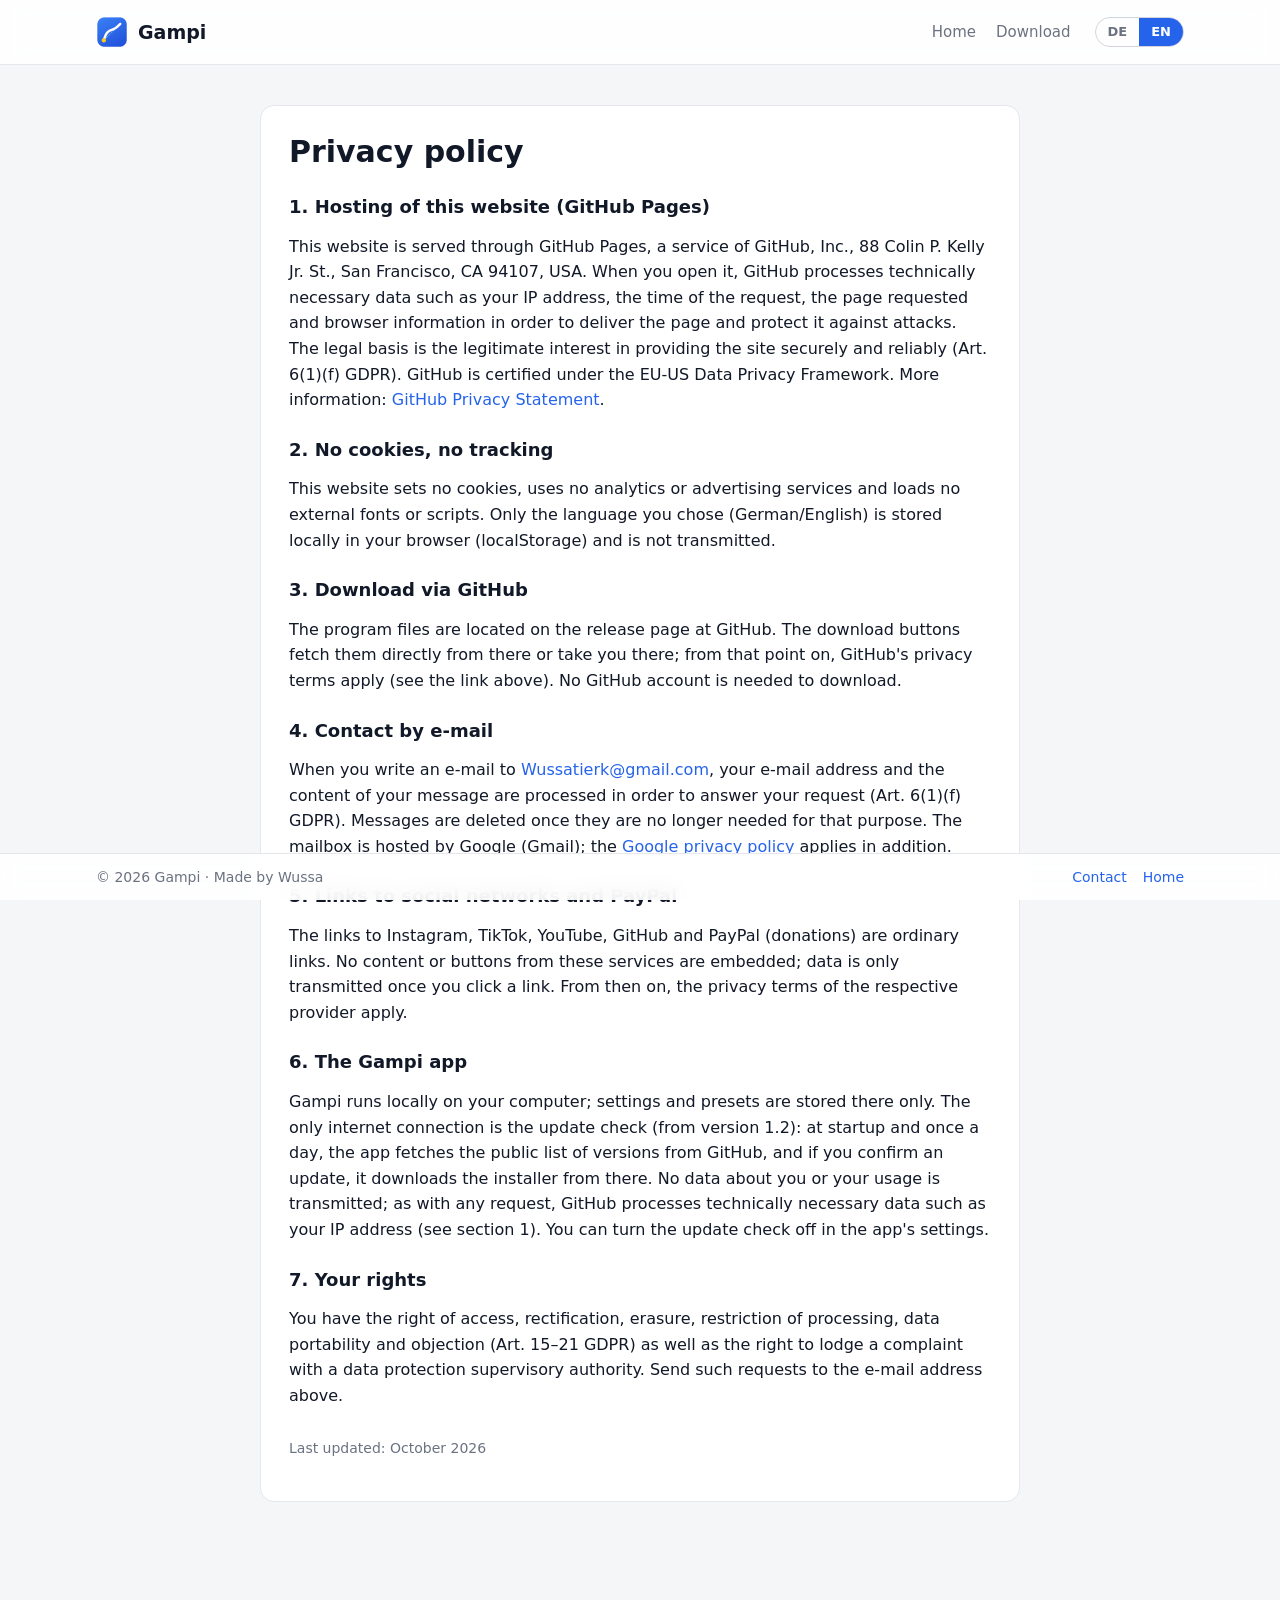
<file: datenschutz.html>
<!doctype html>
<html lang="de" data-lang="de">
<head>
  <meta charset="utf-8">
  <meta name="viewport" content="width=device-width, initial-scale=1">
  <title>Datenschutz – Gampi</title>
  <meta name="description" content="Datenschutzerklärung der Website von Gampi.">
  <meta name="robots" content="noindex">
  <meta name="theme-color" content="#2563eb">
  <link rel="icon" href="favicon.ico" sizes="any">
  <link rel="apple-touch-icon" href="assets/img/icons/apple-touch-icon.png">
  <link rel="stylesheet" href="assets/css/base.css">
  <link rel="stylesheet" href="assets/css/layout.css">
  <link rel="stylesheet" href="assets/css/components.css">
  <script src="assets/js/config.js" defer></script>
  <script src="assets/js/i18n.js" defer></script>
  <script src="assets/js/main.js" defer></script>
</head>
<body data-title-de="Datenschutz – Gampi" data-title-en="Privacy – Gampi">

<a class="skip-link" href="#main"><span lang="de">Zum Inhalt springen</span><span lang="en">Skip to content</span></a>

<header class="site-header">
  <div class="container site-header__inner">
    <a class="brand" href="index.html" aria-label="Gampi – Startseite">
      <img src="assets/img/icons/logo.png" alt="" width="32" height="32">Gampi
    </a>
    <nav class="site-nav" aria-label="Hauptnavigation">
      <a href="index.html"><span lang="de">Startseite</span><span lang="en">Home</span></a>
      <a href="index.html#download">Download</a>
    </nav>
    <div class="lang-switch" role="group" aria-label="Sprache / Language">
      <button type="button" data-set-lang="de" aria-pressed="true">DE</button>
      <button type="button" data-set-lang="en" aria-pressed="false">EN</button>
    </div>
  </div>
</header>

<main id="main" class="page">
  <div class="container">
    <article class="page__card">
      <div lang="de">
        <h1>Datenschutzerklärung</h1>

        <h2>1. Hosting dieser Website (GitHub Pages)</h2>
        <p>Diese Website wird über GitHub Pages bereitgestellt, einen Dienst der GitHub, Inc.,
          88 Colin P. Kelly Jr. St., San Francisco, CA 94107, USA. Beim Aufruf verarbeitet GitHub technisch
          notwendige Daten wie IP-Adresse, Zeitpunkt des Abrufs, aufgerufene Seite und Browserinformationen,
          um die Seite auszuliefern und vor Angriffen zu schützen. Rechtsgrundlage ist das berechtigte
          Interesse an einer sicheren und zuverlässigen Bereitstellung (Art. 6 Abs. 1 lit. f DSGVO).
          GitHub ist unter dem EU-US Data Privacy Framework zertifiziert. Weitere Informationen:
          <a href="https://docs.github.com/site-policy/privacy-policies/github-general-privacy-statement" rel="noopener">GitHub Privacy Statement</a>.</p>

        <h2>2. Keine Cookies, kein Tracking</h2>
        <p>Diese Website setzt keine Cookies, verwendet keine Analyse- oder Werbedienste und bindet keine
          externen Schriftarten oder Skripte ein. Lediglich die gewählte Sprache (Deutsch/Englisch) wird
          lokal in deinem Browser gespeichert (localStorage) und nicht übertragen.</p>

        <h2>3. Download über GitHub</h2>
        <p>Die Programmdateien liegen auf der Release-Seite bei GitHub. Die Download-Buttons laden sie
          direkt von dort oder führen dich dorthin; ab diesem Moment gelten die Datenschutzbestimmungen von GitHub (siehe Link oben).
          Für den Download ist kein GitHub-Konto nötig.</p>

        <h2>4. Kontakt per E-Mail</h2>
        <p>Wenn du eine E-Mail an <a href="mailto:Wussatierk@gmail.com">Wussatierk@gmail.com</a> schreibst,
          werden deine E-Mail-Adresse und der Inhalt deiner Nachricht verarbeitet, um die Anfrage zu
          beantworten (Art. 6 Abs. 1 lit. f DSGVO). Die Nachrichten werden gelöscht, sobald sie dafür
          nicht mehr benötigt werden. Das Postfach liegt bei Google (Gmail); es gilt zusätzlich die
          <a href="https://policies.google.com/privacy" rel="noopener">Datenschutzerklärung von Google</a>.</p>

        <h2>5. Links zu sozialen Netzwerken und PayPal</h2>
        <p>Die Links zu Instagram, TikTok, YouTube, GitHub und PayPal (Spenden) sind gewöhnliche Verweise. Es sind keine
          Inhalte oder Schaltflächen dieser Dienste eingebunden; Daten werden erst übertragen, wenn du
          einen Link anklickst. Ab dann gelten die Datenschutzbestimmungen des jeweiligen Anbieters.</p>

        <h2>6. Die App Gampi</h2>
        <p>Gampi läuft lokal auf deinem Rechner; Einstellungen und Presets werden nur dort gespeichert.
          Die einzige Internetverbindung ist die Suche nach Updates (ab Version 1.2): Beim Start und
          einmal täglich ruft die App die öffentliche Liste der Versionen bei GitHub ab, und wenn du ein
          Update bestätigst, lädt sie den Installer von dort herunter. Dabei werden keine Daten über dich
          oder deine Nutzung übertragen; GitHub verarbeitet wie bei jedem Abruf technisch notwendige Daten
          wie die IP-Adresse (siehe Abschnitt 1). Die Update-Suche kannst du in den Einstellungen der App
          ausschalten.</p>

        <h2>7. Deine Rechte</h2>
        <p>Du hast das Recht auf Auskunft, Berichtigung, Löschung, Einschränkung der Verarbeitung,
          Datenübertragbarkeit und Widerspruch (Art. 15–21 DSGVO) sowie das Recht auf Beschwerde bei einer
          Datenschutz-Aufsichtsbehörde. Anfragen dazu richtest du an die oben genannte E-Mail-Adresse.</p>

        <p class="page__meta">Stand: Oktober 2026</p>
      </div>

      <div lang="en">
        <h1>Privacy policy</h1>

        <h2>1. Hosting of this website (GitHub Pages)</h2>
        <p>This website is served through GitHub Pages, a service of GitHub, Inc.,
          88 Colin P. Kelly Jr. St., San Francisco, CA 94107, USA. When you open it, GitHub processes
          technically necessary data such as your IP address, the time of the request, the page requested
          and browser information in order to deliver the page and protect it against attacks. The legal
          basis is the legitimate interest in providing the site securely and reliably
          (Art. 6(1)(f) GDPR). GitHub is certified under the EU-US Data Privacy Framework. More information:
          <a href="https://docs.github.com/site-policy/privacy-policies/github-general-privacy-statement" rel="noopener">GitHub Privacy Statement</a>.</p>

        <h2>2. No cookies, no tracking</h2>
        <p>This website sets no cookies, uses no analytics or advertising services and loads no external
          fonts or scripts. Only the language you chose (German/English) is stored locally in your browser
          (localStorage) and is not transmitted.</p>

        <h2>3. Download via GitHub</h2>
        <p>The program files are located on the release page at GitHub. The download buttons fetch them
          directly from there or take you there; from that point on, GitHub's privacy terms apply (see the link above). No GitHub account
          is needed to download.</p>

        <h2>4. Contact by e-mail</h2>
        <p>When you write an e-mail to <a href="mailto:Wussatierk@gmail.com">Wussatierk@gmail.com</a>,
          your e-mail address and the content of your message are processed in order to answer your
          request (Art. 6(1)(f) GDPR). Messages are deleted once they are no longer needed for that
          purpose. The mailbox is hosted by Google (Gmail); the
          <a href="https://policies.google.com/privacy" rel="noopener">Google privacy policy</a> applies in addition.</p>

        <h2>5. Links to social networks and PayPal</h2>
        <p>The links to Instagram, TikTok, YouTube, GitHub and PayPal (donations) are ordinary links. No content or buttons
          from these services are embedded; data is only transmitted once you click a link. From then
          on, the privacy terms of the respective provider apply.</p>

        <h2>6. The Gampi app</h2>
        <p>Gampi runs locally on your computer; settings and presets are stored there only. The only
          internet connection is the update check (from version 1.2): at startup and once a day, the app
          fetches the public list of versions from GitHub, and if you confirm an update, it downloads the
          installer from there. No data about you or your usage is transmitted; as with any request,
          GitHub processes technically necessary data such as your IP address (see section 1). You can
          turn the update check off in the app's settings.</p>

        <h2>7. Your rights</h2>
        <p>You have the right of access, rectification, erasure, restriction of processing, data
          portability and objection (Art. 15–21 GDPR) as well as the right to lodge a complaint with a
          data protection supervisory authority. Send such requests to the e-mail address above.</p>

        <p class="page__meta">Last updated: October 2026</p>
      </div>
    </article>
  </div>
</main>

<footer class="site-footer">
  <div class="container site-footer__inner">
    <span>© <span data-year></span> Gampi · Made by Wussa</span>
    <span class="site-footer__spacer"></span>
    <a href="index.html#contact"><span lang="de">Kontakt</span><span lang="en">Contact</span></a>
    <a href="index.html"><span lang="de">Startseite</span><span lang="en">Home</span></a>
  </div>
</footer>

</body>
</html>
</file>
<file: assets/css/base.css>
/* ==========================================================================
   Gampi – Grundlagen
   Design-Tokens, Reset, Typografie, Barrierefreiheit, Zweisprachigkeit.
   ========================================================================== */

:root {
  /* Farben (identisch zur App) */
  --color-bg: #f5f6f8;
  --color-surface: #ffffff;
  --color-border: #e5e7eb;
  --color-border-strong: #d1d5db;
  --color-text: #111827;
  --color-muted: #6b7280;
  --color-accent: #2563eb;
  --color-accent-hover: #1d4ed8;
  --color-accent-soft: #eff6ff;
  --color-hover: #f3f4f6;
  --color-warn-bg: #fffbeb;
  --color-warn-edge: #fde68a;
  --color-warn-ink: #92400e;

  /* Form & Abstände */
  --radius-sm: 10px;
  --radius: 14px;
  --radius-pill: 999px;
  --shadow-card: 0 10px 30px rgba(17, 24, 39, .06);
  --content-width: 1120px;
  --gutter: 16px;
  --section-space: 64px;
  --header-height: 64px;

  /* Schrift: Systemschriften – keine externen Fonts (Datenschutz, Tempo) */
  --font: "Segoe UI", system-ui, -apple-system, "Helvetica Neue", Arial, sans-serif;
}

*, *::before, *::after { box-sizing: border-box; }

html {
  -webkit-text-size-adjust: 100%;
  scroll-padding-top: calc(var(--header-height) + 16px);
}

@media (prefers-reduced-motion: no-preference) {
  html { scroll-behavior: smooth; }
}

body {
  margin: 0;
  background: var(--color-bg);
  color: var(--color-text);
  font: 16px/1.6 var(--font);
  text-rendering: optimizeLegibility;
}

img, svg { display: block; max-width: 100%; }
h1, h2, h3 { line-height: 1.2; }

a { color: var(--color-accent); text-decoration: none; }
a:hover { text-decoration: underline; }

button { font: inherit; }

/* Sichtbarer Fokus nur bei Tastaturbedienung */
:focus-visible {
  outline: 3px solid color-mix(in srgb, var(--color-accent) 55%, transparent);
  outline-offset: 2px;
}

/* Zweisprachigkeit: Texte stehen als <span lang="de"> / <span lang="en"> im
   HTML, sichtbar ist nur die aktive Sprache (gesetzt von i18n.js). */
html[data-lang="de"] [lang="en"],
html[data-lang="en"] [lang="de"] { display: none !important; }

/* Nur für Screenreader */
.visually-hidden {
  position: absolute !important;
  width: 1px; height: 1px;
  margin: -1px; padding: 0;
  overflow: hidden; clip: rect(0 0 0 0);
  white-space: nowrap; border: 0;
}

/* "Zum Inhalt springen" – erscheint erst beim Tabben */
.skip-link {
  position: absolute; left: 16px; top: -48px; z-index: 100;
  padding: 8px 14px; border-radius: var(--radius-sm);
  background: var(--color-accent); color: #fff; font-weight: 600;
}
.skip-link:focus { top: 12px; text-decoration: none; }

[hidden] { display: none !important; }
</file>
<file: assets/css/layout.css>
/* ==========================================================================
   Gampi – Seitenaufbau
   Container, Kopf- und Fußzeile, Abschnitte, Raster, Hero, Rechtsseiten.
   ========================================================================== */

.container {
  max-width: var(--content-width);
  margin: 0 auto;
  padding: 0 var(--gutter);
}

/* ---- Kopfzeile ---------------------------------------------------------- */
.site-header {
  position: sticky; top: 0; z-index: 10;
  background: rgba(255, 255, 255, .9);
  backdrop-filter: blur(10px);
  border-bottom: 1px solid var(--color-border);
}
.site-header__inner {
  display: flex; align-items: center; gap: 24px;
  height: var(--header-height);
}

.brand {
  display: flex; align-items: center; gap: 10px;
  font-weight: 600; font-size: 19px; color: var(--color-text);
}
.brand:hover { text-decoration: none; }
.brand img { width: 32px; height: 32px; }

.site-nav { display: flex; gap: 20px; margin-left: auto; font-size: 15px; }
.site-nav a { color: var(--color-muted); }
.site-nav a:hover { color: var(--color-text); text-decoration: none; }

/* ---- Abschnitte --------------------------------------------------------- */
.section { padding: var(--section-space) 0; }
.section--tight { padding-top: 16px; }
.section--alt {
  background: var(--color-surface);
  border-top: 1px solid var(--color-border);
  border-bottom: 1px solid var(--color-border);
}

.section__title {
  font-size: clamp(26px, 4vw, 36px);
  margin: 0 0 12px; text-align: center; letter-spacing: -0.01em;
}
.section__lead {
  text-align: center; color: var(--color-muted);
  max-width: 640px; margin: 0 auto 40px;
}

.grid {
  display: grid; gap: 16px;
  grid-template-columns: repeat(auto-fit, minmax(280px, 1fr));
}
.grid--wide { grid-template-columns: repeat(auto-fit, minmax(300px, 1fr)); }
.grid--2 { grid-template-columns: repeat(2, minmax(0, 1fr)); }@media (max-width: 720px) { .grid--2 { grid-template-columns: 1fr; } }

/* ---- Hero --------------------------------------------------------------- */
.hero { padding: 72px 0 40px; text-align: center; }
.hero__title {
  font-size: clamp(34px, 6vw, 58px); line-height: 1.1;
  margin: 0 0 18px; letter-spacing: -0.02em;
}
.hero__title .accent { color: var(--color-accent); }
.hero__lead {
  font-size: clamp(17px, 2.2vw, 20px); color: var(--color-muted);
  max-width: 680px; margin: 0 auto 30px;
}
.hero__actions { display: flex; gap: 12px; justify-content: center; flex-wrap: wrap; }

/* ---- Fußzeile ----------------------------------------------------------- */
/* Bleibt beim Scrollen am unteren Fensterrand sichtbar (Gegenstück zur Kopfzeile) */
.site-footer {
  position: sticky; bottom: 0; z-index: 10;
  border-top: 1px solid var(--color-border);
  background: rgba(255, 255, 255, .9);
  backdrop-filter: blur(10px);
  padding: 12px 0; font-size: 14px; color: var(--color-muted);
}
.site-footer__inner { display: flex; gap: 16px; flex-wrap: wrap; align-items: center; }
.site-footer__spacer { flex: 1; }

/* ---- Einfache Textseiten (Datenschutz, 404) ----------------------------- */
.page { padding: 40px 0 64px; }
.page__card {
  max-width: 760px; margin: 0 auto;
  background: var(--color-surface); border: 1px solid var(--color-border);
  border-radius: var(--radius); padding: 28px;
}
.page__card h1 { margin: 0 0 20px; font-size: 30px; }
.page__card h2 { font-size: 18px; margin: 26px 0 6px; }
.page__meta { color: var(--color-muted); font-size: 14px; margin-top: 28px; }
.page--center { text-align: center; }

/* ---- Kleine Bildschirme ------------------------------------------------- */
@media (max-width: 720px) {
  :root { --section-space: 48px; }
  .site-nav { display: none; }
  .lang-switch { margin-left: auto; }
  .hero { padding-top: 48px; }
  .site-footer { font-size: 13px; }
  .site-footer__inner { gap: 10px; }
}
</file>
<file: assets/css/components.css>
/* ==========================================================================
   Gampi – Bausteine
   Buttons, Karten, Sprachumschalter, Hinweis, Vorher/Nachher-Karussell,
   Download, Kontakt, FAQ.
   ========================================================================== */

/* ---- Buttons ------------------------------------------------------------ */
.btn {
  display: inline-flex; align-items: center; gap: 8px;
  padding: 12px 22px; border-radius: var(--radius-sm);
  font: 600 16px var(--font); border: 1px solid transparent; cursor: pointer;
}
.btn:hover { text-decoration: none; }
.btn--primary { background: var(--color-accent); color: #fff; }
.btn--primary:hover { background: var(--color-accent-hover); }
.btn--secondary { background: var(--color-surface); color: var(--color-text); border-color: var(--color-border-strong); }
.btn--secondary:hover { background: var(--color-hover); }

.pill {
  display: inline-block; padding: 4px 14px; border-radius: var(--radius-pill);
  background: var(--color-accent-soft); color: var(--color-accent);
  font-size: 14px; font-weight: 600; margin-bottom: 18px;
}

/* ---- Sprachumschalter --------------------------------------------------- */
.lang-switch {
  display: flex; border: 1px solid var(--color-border-strong);
  border-radius: var(--radius-pill); overflow: hidden;
}
.lang-switch button {
  border: 0; background: transparent; padding: 4px 12px;
  font-size: 13px; font-weight: 600; color: var(--color-muted); cursor: pointer;
}
.lang-switch button[aria-pressed="true"] { background: var(--color-accent); color: #fff; }

/* ---- Karten ------------------------------------------------------------- */
.card {
  background: var(--color-surface); border: 1px solid var(--color-border);
  border-radius: var(--radius); padding: 24px;
}
.card h3 { margin: 12px 0 6px; font-size: 18px; }
.card p { margin: 0; color: var(--color-muted); font-size: 15px; }
.card--muted { background: var(--color-bg); }
.card ul { margin: 8px 0 0; padding-left: 20px; color: var(--color-muted); font-size: 15px; }
.card li { margin: 4px 0; }

.card__icon {
  width: 40px; height: 40px; border-radius: var(--radius-sm);
  background: var(--color-accent-soft); color: var(--color-accent);
  display: grid; place-items: center;
}
.card__icon svg { width: 22px; height: 22px; }
/* ---- Problem → Lösung (Abschnitt "Warum Gampi?") ------------------------ */
.fixes { display: grid; gap: 16px; }
.fix {
  display: grid; align-items: stretch;
  grid-template-columns: minmax(0, 1fr) 44px minmax(0, 1fr);
}
.fix__problem, .fix__solution { border-radius: var(--radius); padding: 20px 24px; border: 1px solid; }
.fix__problem { background: var(--color-warn-bg); border-color: var(--color-warn-edge); }
.fix__solution { background: var(--color-accent-soft); border-color: var(--color-accent); }
.fix__arrow {
  display: grid; place-items: center;
  color: var(--color-accent); font-size: 26px; font-weight: 700;
}
.fix__label {
  font-size: 12px; font-weight: 700; letter-spacing: .06em; text-transform: uppercase;
}
.fix__problem .fix__label { color: var(--color-warn-ink); }
.fix__solution .fix__label { color: var(--color-accent); }
.fix h3 { margin: 4px 0 6px; font-size: 17px; }
.fix p { margin: 0; color: var(--color-muted); font-size: 15px; }
@media (max-width: 720px) {
  .fix { grid-template-columns: 1fr; }
  .fix__arrow { height: 36px; transform: rotate(90deg); }
}

/* ---- Vergleichstabelle --------------------------------------------------- */
.section__subtitle { text-align: center; font-size: 22px; margin: 48px 0 16px; }
.versus {
  overflow-x: auto;
  background: var(--color-surface); border: 1px solid var(--color-border); border-radius: var(--radius);
}
.versus__table { width: 100%; min-width: 680px; border-collapse: collapse; font-size: 15px; }
.versus__table th, .versus__table td { padding: 12px 14px; text-align: center; border-bottom: 1px solid var(--color-border); }
.versus__table tbody tr:last-child th, .versus__table tbody tr:last-child td { border-bottom: 0; }
.versus__table thead th { font-size: 14px; color: var(--color-muted); font-weight: 600; vertical-align: bottom; }
.versus__table tbody th { text-align: left; font-weight: 500; color: var(--color-text); }
.versus__table td { font-weight: 700; }
.versus__table .yes { color: #15803d; }
.versus__table .no { color: #b91c1c; }
.versus__table .some { color: var(--color-muted); font-weight: 500; font-size: 14px; }
.versus__table .versus__gampi { background: var(--color-accent-soft); }
.versus__table thead .versus__gampi { color: var(--color-accent); font-size: 16px; }
.versus__footnote { font-size: 13px; color: var(--color-muted); text-align: center; margin: 12px 0 0; }

/* ---- Schritte mit App-Screenshots ("So funktioniert's") ----------------- */
.showcase {
  display: grid; gap: 28px; align-items: start;
  grid-template-columns: minmax(0, 340px) minmax(0, 1fr);
}
.showcase__tabs { display: grid; gap: 10px; }
.showcase__tab {
  display: flex; gap: 14px; align-items: flex-start; text-align: left;
  padding: 16px 18px; border-radius: var(--radius);
  border: 1px solid var(--color-border); background: var(--color-bg);
  font: inherit; color: var(--color-muted); font-size: 15px; cursor: pointer;
}
.showcase__tab:hover { border-color: var(--color-border-strong); }
.showcase__tab[aria-selected="true"] { background: var(--color-accent-soft); border-color: var(--color-accent); }
.showcase__tab:focus-visible { outline: 3px solid var(--color-accent); outline-offset: 2px; }
.showcase__num {
  flex: none; width: 30px; height: 30px; border-radius: 50%;
  display: grid; place-items: center; font-weight: 700;
  background: var(--color-border); color: var(--color-text);
}
.showcase__tab[aria-selected="true"] .showcase__num { background: var(--color-accent); color: #fff; }
.showcase__text strong { display: block; color: var(--color-text); font-size: 16px; margin-bottom: 2px; }
.showcase__done { margin: 6px 4px 0; font-weight: 600; color: var(--color-text); }
.showcase__panel img {
  display: block; width: 100%; height: auto;
  border-radius: var(--radius-sm); box-shadow: var(--shadow-card);
}
@media (max-width: 860px) {
  .showcase { grid-template-columns: 1fr; }
}

/* ---- Hinweis ------------------------------------------------------------ */
.callout {
  background: var(--color-accent-soft); border: 1px solid var(--color-border);
  border-left: 4px solid var(--color-accent); border-radius: 12px;
  padding: 14px 20px; margin: 20px 0 0; font-size: 15px; color: var(--color-muted);
}
.callout strong { color: var(--color-text); }

/* ---- Vorher/Nachher-Karussell ------------------------------------------- */
.carousel {
  margin: 32px 0 0; padding: 16px;
  background: var(--color-surface); border: 1px solid var(--color-border);
  border-radius: var(--radius); box-shadow: var(--shadow-card);
}

.compare {
  position: relative; aspect-ratio: 16 / 9; overflow: hidden;
  border-radius: var(--radius-sm); background: #000;
  user-select: none; touch-action: pan-y; cursor: ew-resize;
}
.compare__layer { position: absolute; inset: 0; width: 100%; height: 100%; }
.compare__layer--after { clip-path: inset(0 0 0 50%); }
.compare__divider {
  position: absolute; top: 0; bottom: 0; left: 50%;
  width: 3px; margin-left: -1.5px;
  background: #fff; box-shadow: 0 0 8px rgba(0, 0, 0, .5); pointer-events: none;
}
.compare__handle {
  position: absolute; top: 50%; left: 50%;
  width: 44px; height: 44px; margin: -22px 0 0 -22px; border-radius: 50%;
  background: #fff; box-shadow: 0 2px 10px rgba(0, 0, 0, .35);
  display: grid; place-items: center; pointer-events: none;
  color: var(--color-accent); font-weight: 700;
}
.compare:focus-visible .compare__handle { outline: 3px solid var(--color-accent); outline-offset: 2px; }
.compare__tag {
  position: absolute; top: 14px; padding: 4px 12px; border-radius: var(--radius-pill);
  font-size: 14px; font-weight: 600; color: #fff; pointer-events: none;
}
.compare__tag--before { left: 14px; background: rgba(17, 24, 39, .75); }
.compare__tag--after { right: 14px; background: rgba(37, 99, 235, .9); }

.carousel__nav {
  position: absolute; top: 50%; width: 44px; height: 44px; margin-top: -22px;
  border: 0; border-radius: 50%; padding: 0 0 4px;
  background: rgba(255, 255, 255, .88); color: var(--color-text);
  font-size: 28px; line-height: 1; font-weight: 600; cursor: pointer;
  box-shadow: 0 2px 10px rgba(0, 0, 0, .35);
  display: grid; place-items: center;
}
.carousel__nav:hover { background: #fff; }
.carousel__nav--prev { left: 14px; }
.carousel__nav--next { right: 14px; }

.carousel__dots { display: flex; gap: 8px; justify-content: center; margin-top: 14px; }
.carousel__dots button {
  width: 10px; height: 10px; padding: 0; border: 0; border-radius: 50%;
  background: var(--color-border-strong); cursor: pointer;
}
.carousel__dots button[aria-current="true"] {
  width: 24px; border-radius: var(--radius-pill); background: var(--color-accent);
}

.carousel__caption { font-size: 14px; color: var(--color-muted); margin: 12px 4px 0; text-align: center; }
.carousel__caption strong { color: var(--color-text); font-weight: 600; }

/* ---- Download ----------------------------------------------------------- */
.download { text-align: center; }
.download .card { max-width: 720px; margin: 0 auto; padding: 36px 24px; }
.download__meta { color: var(--color-muted); margin: 0; }
.download__actions { display: flex; gap: 12px; justify-content: center; flex-wrap: wrap; margin: 20px 0 12px; }
.download small { color: var(--color-muted); display: block; }

/* Spende im Download-Bereich: abgesetzt, aber dezenter als die Downloads */
.donate { margin-top: 24px; padding-top: 20px; border-top: 1px solid var(--color-border); }
.donate .donate__text { margin: 0 0 14px; color: var(--color-text); }
.donate small { margin-top: 8px; }
.btn--donate { background: #fff1f2; color: #be123c; border-color: #fecdd3; }
.btn--donate:hover { background: #ffe4e6; }

/* ---- Kontakt ------------------------------------------------------------ */
.contact { text-align: center; }
.contact .section__lead { margin-bottom: 24px; }
.contact__mail { margin: 0 0 16px; }
.contact__socials { display: flex; gap: 12px; justify-content: center; flex-wrap: wrap; }

/* ---- FAQ ---------------------------------------------------------------- */
.faq details {
  background: var(--color-surface); border: 1px solid var(--color-border);
  border-radius: 12px; padding: 16px 20px; margin: 0 auto 10px; max-width: 800px;
}
.faq summary { cursor: pointer; font-weight: 600; }
.faq details p { color: var(--color-muted); margin: 10px 0 0; font-size: 15px; }
.faq code { font-size: 14px; background: var(--color-bg); padding: 1px 5px; border-radius: 4px; }

/* Fragen nach Themen, am Desktop zweispaltig */
.faq__groups {
  display: grid; gap: 28px 24px; align-items: start;
  grid-template-columns: repeat(2, minmax(0, 1fr));
}
.faq__heading { font-size: 18px; margin: 0 0 12px; }
.faq__group details { max-width: none; margin: 0 0 10px; }
@media (max-width: 860px) { .faq__groups { grid-template-columns: 1fr; } }
</file>
